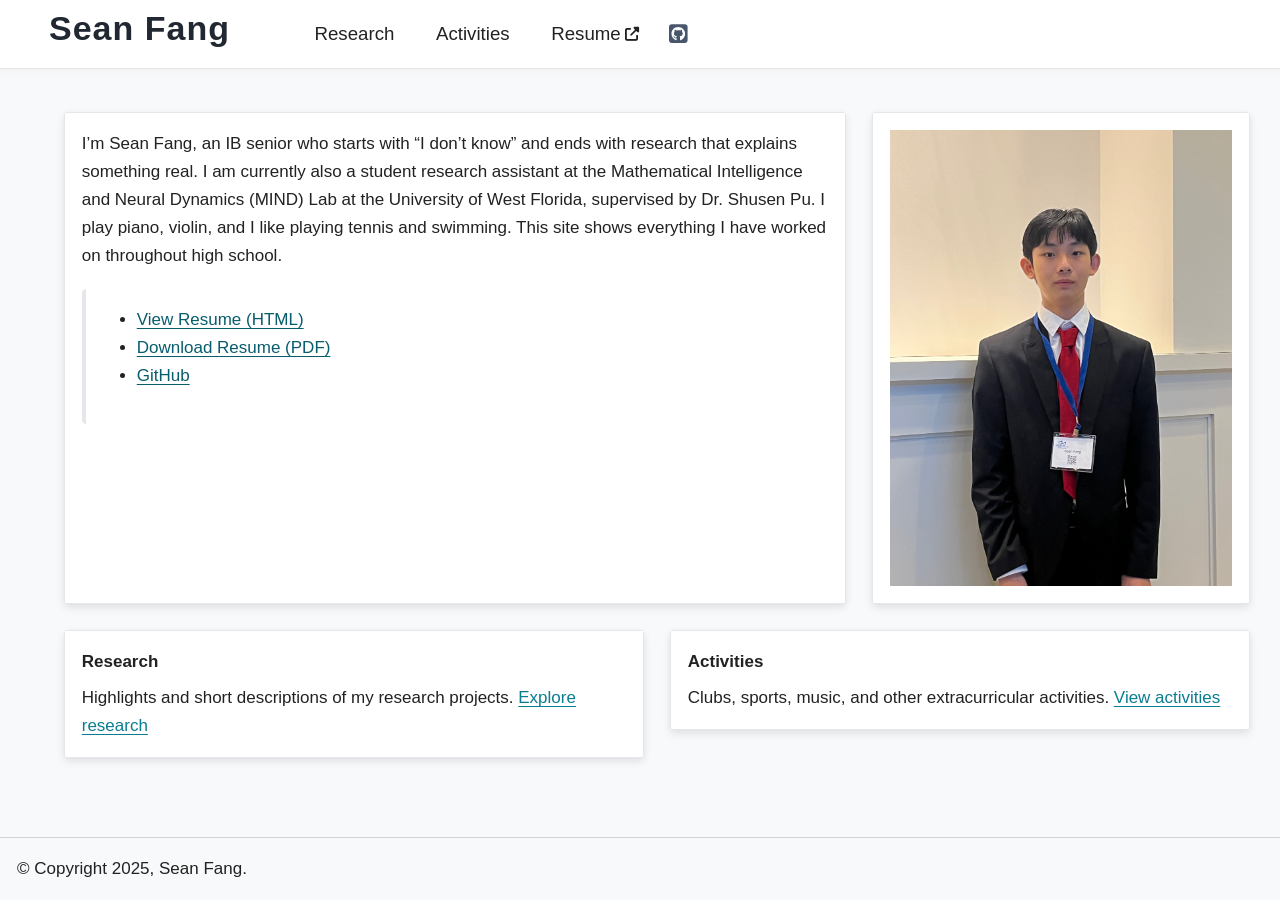
<file: index.html>
<!DOCTYPE html>


<html lang="en" data-content_root="./" >

  <head>
    <meta charset="utf-8" />
    <meta name="viewport" content="width=device-width, initial-scale=1.0" /><meta name="viewport" content="width=device-width, initial-scale=1" />

    <title>My Portfolio &#8212; Sean Fang&#39;s Portfolio Website</title>
  
  
  
  <script data-cfasync="false">
    document.documentElement.dataset.mode = localStorage.getItem("mode") || "";
    document.documentElement.dataset.theme = localStorage.getItem("theme") || "";
  </script>
  <!--
    this give us a css class that will be invisible only if js is disabled
  -->
  <noscript>
    <style>
      .pst-js-only { display: none !important; }

    </style>
  </noscript>
  
  <!-- Loaded before other Sphinx assets -->
  <link href="_static/styles/theme.css?digest=8878045cc6db502f8baf" rel="stylesheet" />
<link href="_static/styles/pydata-sphinx-theme.css?digest=8878045cc6db502f8baf" rel="stylesheet" />

    <link rel="stylesheet" type="text/css" href="_static/pygments.css?v=8f2a1f02" />
    <link rel="stylesheet" type="text/css" href="_static/sphinx-design.min.css?v=95c83b7e" />
    <link rel="stylesheet" type="text/css" href="_static/custom.css?v=ccaf3498" />
  
  <!-- So that users can add custom icons -->
  <script src="_static/scripts/fontawesome.js?digest=8878045cc6db502f8baf"></script>
  <!-- Pre-loaded scripts that we'll load fully later -->
  <link rel="preload" as="script" href="_static/scripts/bootstrap.js?digest=8878045cc6db502f8baf" />
<link rel="preload" as="script" href="_static/scripts/pydata-sphinx-theme.js?digest=8878045cc6db502f8baf" />

    <script src="_static/documentation_options.js?v=5929fcd5"></script>
    <script src="_static/doctools.js?v=9bcbadda"></script>
    <script src="_static/sphinx_highlight.js?v=dc90522c"></script>
    <script src="_static/design-tabs.js?v=f930bc37"></script>
    <script>DOCUMENTATION_OPTIONS.pagename = 'index';</script>
    <script src="_static/force-light.js?v=691a2fca"></script>
    <link rel="index" title="Index" href="genindex.html" />
    <link rel="search" title="Search" href="search.html" />
    <link rel="next" title="Research" href="research/index.html" />
  <meta name="viewport" content="width=device-width, initial-scale=1"/>
  <meta name="docsearch:language" content="en"/>
  <meta name="docsearch:version" content="" />
  </head>
  
  
  <body data-bs-spy="scroll" data-bs-target=".bd-toc-nav" data-offset="180" data-bs-root-margin="0px 0px -60%" data-default-mode="">

  
  
  <div id="pst-skip-link" class="skip-link d-print-none"><a href="#main-content">Skip to main content</a></div>
  
  <div id="pst-scroll-pixel-helper"></div>
  
  <button type="button" class="btn rounded-pill" id="pst-back-to-top">
    <i class="fa-solid fa-arrow-up"></i>Back to top</button>

  
  <dialog id="pst-search-dialog">
    
<form class="bd-search d-flex align-items-center"
      action="search.html"
      method="get">
  <i class="fa-solid fa-magnifying-glass"></i>
  <input type="search"
         class="form-control"
         name="q"
         placeholder="Search the docs ..."
         aria-label="Search the docs ..."
         autocomplete="off"
         autocorrect="off"
         autocapitalize="off"
         spellcheck="false"/>
  <span class="search-button__kbd-shortcut"><kbd class="kbd-shortcut__modifier">Ctrl</kbd>+<kbd>K</kbd></span>
</form>
  </dialog>

  <div class="pst-async-banner-revealer d-none">
  <aside id="bd-header-version-warning" class="d-none d-print-none" aria-label="Version warning"></aside>
</div>

  
    <header class="bd-header navbar navbar-expand-lg bd-navbar d-print-none">
<div class="bd-header__inner bd-page-width">
  <button class="pst-navbar-icon sidebar-toggle primary-toggle" aria-label="Site navigation">
    <span class="fa-solid fa-bars"></span>
  </button>
  
  
  <div class=" navbar-header-items__start">
    
      <div class="navbar-item">

  
    
  

<a class="navbar-brand logo" href="#">
  
  
  
  
  
  
    <p class="title logo__title">Sean Fang</p>
  
</a></div>
    
  </div>
  
  <div class=" navbar-header-items">
    
    
    <div class="navbar-header-items__end">
      
      
        <div class="navbar-item">
<nav>
  <ul class="bd-navbar-elements navbar-nav">
    
<li class="nav-item ">
  <a class="nav-link nav-internal" href="research/index.html">
    Research
  </a>
</li>


<li class="nav-item ">
  <a class="nav-link nav-internal" href="activities.html">
    Activities
  </a>
</li>


<li class="nav-item ">
  <a class="nav-link nav-external" href="/_static/sean-resume-2col.html">
    Resume
  </a>
</li>

  </ul>
</nav></div>
      
        <div class="navbar-item"><ul class="navbar-icon-links"
    aria-label="Icon Links">
        <li class="nav-item">
          
          
          
          
          
          
          
          
          <a href="https://github.com/seanfang08" title="GitHub" class="nav-link pst-navbar-icon" rel="noopener" target="_blank" data-bs-toggle="tooltip" data-bs-placement="bottom"><i class="fab fa-github-square fa-lg" aria-hidden="true"></i>
            <span class="sr-only">GitHub</span></a>
        </li>
</ul></div>
      
    </div>
    
  </div>
  
  

  
</div>

    </header>
  

  <div class="bd-container">
    <div class="bd-container__inner bd-page-width">
      
      
      
        
      
      <dialog id="pst-primary-sidebar-modal"></dialog>
      <div id="pst-primary-sidebar" class="bd-sidebar-primary bd-sidebar hide-on-wide">
        

  
  <div class="sidebar-header-items sidebar-primary__section">
    
    
    
    
      <div class="sidebar-header-items__end">
        
          <div class="navbar-item">
<nav>
  <ul class="bd-navbar-elements navbar-nav">
    
<li class="nav-item ">
  <a class="nav-link nav-internal" href="research/index.html">
    Research
  </a>
</li>


<li class="nav-item ">
  <a class="nav-link nav-internal" href="activities.html">
    Activities
  </a>
</li>


<li class="nav-item ">
  <a class="nav-link nav-external" href="/_static/sean-resume-2col.html">
    Resume
  </a>
</li>

  </ul>
</nav></div>
        
          <div class="navbar-item"><ul class="navbar-icon-links"
    aria-label="Icon Links">
        <li class="nav-item">
          
          
          
          
          
          
          
          
          <a href="https://github.com/seanfang08" title="GitHub" class="nav-link pst-navbar-icon" rel="noopener" target="_blank" data-bs-toggle="tooltip" data-bs-placement="bottom"><i class="fab fa-github-square fa-lg" aria-hidden="true"></i>
            <span class="sr-only">GitHub</span></a>
        </li>
</ul></div>
        
      </div>
    
  </div>
  
  
  <div class="sidebar-primary-items__end sidebar-primary__section">
      <div class="sidebar-primary-item">
<div id="ethical-ad-placement"
      class="flat"
      data-ea-publisher="readthedocs"
      data-ea-type="readthedocs-sidebar"
      data-ea-manual="true">
</div></div>
  </div>


      </div>
      
      <main id="main-content" class="bd-main" role="main">
        
        
          <div class="bd-content">
            <div class="bd-article-container">
              
              <div class="bd-header-article d-print-none"></div>
              
              
              
                
<div id="searchbox"></div>
                <article class="bd-article">
                  
  <div style="height: 0; visibility: hidden; overflow: hidden;"><section id="my-portfolio">
<h1>My Portfolio<a class="headerlink" href="#my-portfolio" title="Link to this heading">#</a></h1>
</div><div class="toctree-wrapper compound">
</div>
<div class="sd-container-fluid sd-sphinx-override sd-mb-4 docutils">
<div class="sd-row sd-row-cols-1 sd-row-cols-xs-1 sd-row-cols-sm-2 sd-row-cols-md-2 sd-row-cols-lg-2 docutils">
<div class="sd-col sd-d-flex-row sd-col-12 sd-col-xs-12 sd-col-sm-8 sd-col-md-8 sd-col-lg-8 docutils">
<div class="sd-card sd-sphinx-override sd-w-100 sd-shadow-sm docutils">
<div class="sd-card-body docutils">
<p class="sd-card-text">I’m Sean Fang, an IB senior who starts with “I don’t know” and
ends with research that explains something real. I am currently also a
student research assistant at the Mathematical Intelligence and Neural
Dynamics (MIND) Lab at the University of West Florida, supervised by Dr.
Shusen Pu. I play piano, violin, and I like playing tennis and swimming. 
This site shows everything I have worked on throughout high school.</p>
<blockquote>
<div><ul>
  <li><a href="_static/sean-resume-2col.html" target="_blank">View Resume (HTML)</a></li>
  <li><a href="_static/sean-resume.pdf" target="_blank">Download Resume (PDF)</a></li>
  <li><a href="https://github.com/seanfang08" target="_blank">GitHub</a></li>
</ul></div></blockquote>
</div>
</div>
</div>
<div class="sd-col sd-d-flex-row sd-col-12 sd-col-xs-12 sd-col-sm-4 sd-col-md-4 sd-col-lg-4 docutils">
<div class="sd-card sd-sphinx-override sd-w-100 sd-shadow-sm docutils">
<div class="sd-card-body docutils">
<img alt="Profile Picture" src="_images/sean-profile.jpeg" style="width: 100%;" />
</div>
</div>
</div>
</div>
</div>
<div class="sd-container-fluid sd-sphinx-override sd-mb-4 docutils">
<div class="sd-row sd-row-cols-1 sd-row-cols-xs-1 sd-row-cols-sm-2 sd-row-cols-md-2 sd-row-cols-lg-2 docutils">
<div class="sd-col sd-d-flex-column sd-col-12 sd-col-xs-12 sd-col-sm-6 sd-col-md-6 sd-col-lg-6 docutils">
<div class="sd-card sd-sphinx-override sd-mb-3 sd-shadow-sm docutils">
<div class="sd-card-body docutils">
<div class="sd-card-title sd-font-weight-bold docutils">
Research</div>
<p class="sd-card-text">Highlights and short descriptions of my research projects.
<a class="reference internal" href="research/index.html"><span class="doc">Explore research</span></a></p>
</div>
</div>
</div>
<div class="sd-col sd-d-flex-column sd-col-12 sd-col-xs-12 sd-col-sm-6 sd-col-md-6 sd-col-lg-6 docutils">
<div class="sd-card sd-sphinx-override sd-mb-3 sd-shadow-sm docutils">
<div class="sd-card-body docutils">
<div class="sd-card-title sd-font-weight-bold docutils">
Activities</div>
<p class="sd-card-text">Clubs, sports, music, and other extracurricular activities. <a class="reference internal" href="activities.html"><span class="doc">View
activities</span></a></p>
</div>
</div>
</div>
</div>
</div>
</section>


                </article>
              
              
              
              
              
            </div>
            
            
              
            
          </div>
          <footer class="bd-footer-content">
            
          </footer>
        
      </main>
    </div>
  </div>
  
  <!-- Scripts loaded after <body> so the DOM is not blocked -->
  <script defer src="_static/scripts/bootstrap.js?digest=8878045cc6db502f8baf"></script>
<script defer src="_static/scripts/pydata-sphinx-theme.js?digest=8878045cc6db502f8baf"></script>

  <footer class="bd-footer">
<div class="bd-footer__inner bd-page-width">
  
    <div class="footer-items__start">
      
        <div class="footer-item">

  <p class="copyright">
    
      © Copyright 2025, Sean Fang.
      <br/>
    
  </p>
</div>
      
    </div>
  
  
  
</div>

  </footer>
  </body>
</html>
</file>
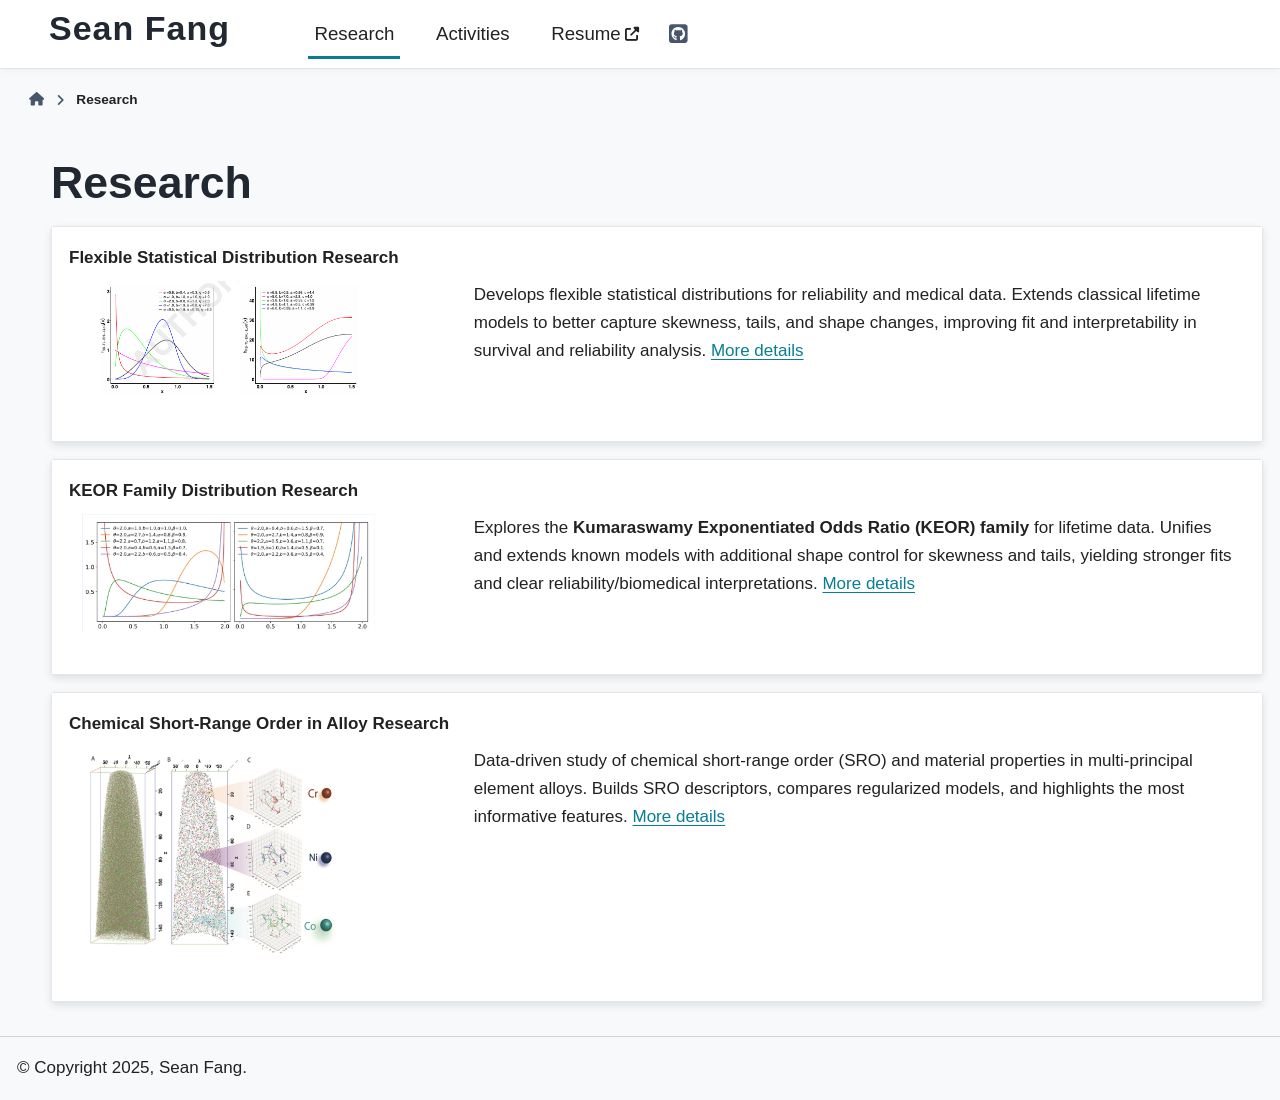
<file: research/index.html>
<!DOCTYPE html>


<html lang="en" data-content_root="../" >

  <head>
    <meta charset="utf-8" />
    <meta name="viewport" content="width=device-width, initial-scale=1.0" /><meta name="viewport" content="width=device-width, initial-scale=1" />

    <title>Research &#8212; Sean Fang&#39;s Portfolio Website</title>
  
  
  
  <script data-cfasync="false">
    document.documentElement.dataset.mode = localStorage.getItem("mode") || "";
    document.documentElement.dataset.theme = localStorage.getItem("theme") || "";
  </script>
  <!--
    this give us a css class that will be invisible only if js is disabled
  -->
  <noscript>
    <style>
      .pst-js-only { display: none !important; }

    </style>
  </noscript>
  
  <!-- Loaded before other Sphinx assets -->
  <link href="../_static/styles/theme.css?digest=8878045cc6db502f8baf" rel="stylesheet" />
<link href="../_static/styles/pydata-sphinx-theme.css?digest=8878045cc6db502f8baf" rel="stylesheet" />

    <link rel="stylesheet" type="text/css" href="../_static/pygments.css?v=8f2a1f02" />
    <link rel="stylesheet" type="text/css" href="../_static/sphinx-design.min.css?v=95c83b7e" />
    <link rel="stylesheet" type="text/css" href="../_static/custom.css?v=ccaf3498" />
  
  <!-- So that users can add custom icons -->
  <script src="../_static/scripts/fontawesome.js?digest=8878045cc6db502f8baf"></script>
  <!-- Pre-loaded scripts that we'll load fully later -->
  <link rel="preload" as="script" href="../_static/scripts/bootstrap.js?digest=8878045cc6db502f8baf" />
<link rel="preload" as="script" href="../_static/scripts/pydata-sphinx-theme.js?digest=8878045cc6db502f8baf" />

    <script src="../_static/documentation_options.js?v=5929fcd5"></script>
    <script src="../_static/doctools.js?v=9bcbadda"></script>
    <script src="../_static/sphinx_highlight.js?v=dc90522c"></script>
    <script src="../_static/design-tabs.js?v=f930bc37"></script>
    <script>DOCUMENTATION_OPTIONS.pagename = 'research/index';</script>
    <script src="../_static/force-light.js?v=691a2fca"></script>
    <link rel="index" title="Index" href="../genindex.html" />
    <link rel="search" title="Search" href="../search.html" />
    <link rel="next" title="Activities" href="../activities.html" />
    <link rel="prev" title="My Portfolio" href="../index.html" />
  <meta name="viewport" content="width=device-width, initial-scale=1"/>
  <meta name="docsearch:language" content="en"/>
  <meta name="docsearch:version" content="" />
  </head>
  
  
  <body data-bs-spy="scroll" data-bs-target=".bd-toc-nav" data-offset="180" data-bs-root-margin="0px 0px -60%" data-default-mode="">

  
  
  <div id="pst-skip-link" class="skip-link d-print-none"><a href="#main-content">Skip to main content</a></div>
  
  <div id="pst-scroll-pixel-helper"></div>
  
  <button type="button" class="btn rounded-pill" id="pst-back-to-top">
    <i class="fa-solid fa-arrow-up"></i>Back to top</button>

  
  <dialog id="pst-search-dialog">
    
<form class="bd-search d-flex align-items-center"
      action="../search.html"
      method="get">
  <i class="fa-solid fa-magnifying-glass"></i>
  <input type="search"
         class="form-control"
         name="q"
         placeholder="Search the docs ..."
         aria-label="Search the docs ..."
         autocomplete="off"
         autocorrect="off"
         autocapitalize="off"
         spellcheck="false"/>
  <span class="search-button__kbd-shortcut"><kbd class="kbd-shortcut__modifier">Ctrl</kbd>+<kbd>K</kbd></span>
</form>
  </dialog>

  <div class="pst-async-banner-revealer d-none">
  <aside id="bd-header-version-warning" class="d-none d-print-none" aria-label="Version warning"></aside>
</div>

  
    <header class="bd-header navbar navbar-expand-lg bd-navbar d-print-none">
<div class="bd-header__inner bd-page-width">
  <button class="pst-navbar-icon sidebar-toggle primary-toggle" aria-label="Site navigation">
    <span class="fa-solid fa-bars"></span>
  </button>
  
  
  <div class=" navbar-header-items__start">
    
      <div class="navbar-item">

  
    
  

<a class="navbar-brand logo" href="../index.html">
  
  
  
  
  
  
    <p class="title logo__title">Sean Fang</p>
  
</a></div>
    
  </div>
  
  <div class=" navbar-header-items">
    
    
    <div class="navbar-header-items__end">
      
      
        <div class="navbar-item">
<nav>
  <ul class="bd-navbar-elements navbar-nav">
    
<li class="nav-item current active">
  <a class="nav-link nav-internal" href="#">
    Research
  </a>
</li>


<li class="nav-item ">
  <a class="nav-link nav-internal" href="../activities.html">
    Activities
  </a>
</li>


<li class="nav-item ">
  <a class="nav-link nav-external" href="/_static/sean-resume-2col.html">
    Resume
  </a>
</li>

  </ul>
</nav></div>
      
        <div class="navbar-item"><ul class="navbar-icon-links"
    aria-label="Icon Links">
        <li class="nav-item">
          
          
          
          
          
          
          
          
          <a href="https://github.com/seanfang08" title="GitHub" class="nav-link pst-navbar-icon" rel="noopener" target="_blank" data-bs-toggle="tooltip" data-bs-placement="bottom"><i class="fab fa-github-square fa-lg" aria-hidden="true"></i>
            <span class="sr-only">GitHub</span></a>
        </li>
</ul></div>
      
    </div>
    
  </div>
  
  

  
</div>

    </header>
  

  <div class="bd-container">
    <div class="bd-container__inner bd-page-width">
      
      
      
      <dialog id="pst-primary-sidebar-modal"></dialog>
      <div id="pst-primary-sidebar" class="bd-sidebar-primary bd-sidebar hide-on-wide">
        

  
  <div class="sidebar-header-items sidebar-primary__section">
    
    
    
    
      <div class="sidebar-header-items__end">
        
          <div class="navbar-item">
<nav>
  <ul class="bd-navbar-elements navbar-nav">
    
<li class="nav-item current active">
  <a class="nav-link nav-internal" href="#">
    Research
  </a>
</li>


<li class="nav-item ">
  <a class="nav-link nav-internal" href="../activities.html">
    Activities
  </a>
</li>


<li class="nav-item ">
  <a class="nav-link nav-external" href="/_static/sean-resume-2col.html">
    Resume
  </a>
</li>

  </ul>
</nav></div>
        
          <div class="navbar-item"><ul class="navbar-icon-links"
    aria-label="Icon Links">
        <li class="nav-item">
          
          
          
          
          
          
          
          
          <a href="https://github.com/seanfang08" title="GitHub" class="nav-link pst-navbar-icon" rel="noopener" target="_blank" data-bs-toggle="tooltip" data-bs-placement="bottom"><i class="fab fa-github-square fa-lg" aria-hidden="true"></i>
            <span class="sr-only">GitHub</span></a>
        </li>
</ul></div>
        
      </div>
    
  </div>
  
  
  <div class="sidebar-primary-items__end sidebar-primary__section">
      <div class="sidebar-primary-item">
<div id="ethical-ad-placement"
      class="flat"
      data-ea-publisher="readthedocs"
      data-ea-type="readthedocs-sidebar"
      data-ea-manual="true">
</div></div>
  </div>


      </div>
      
      <main id="main-content" class="bd-main" role="main">
        
        
          <div class="bd-content">
            <div class="bd-article-container">
              
              <div class="bd-header-article d-print-none">
<div class="header-article-items header-article__inner">
  
    <div class="header-article-items__start">
      
        <div class="header-article-item">

<nav aria-label="Breadcrumb" class="d-print-none">
  <ul class="bd-breadcrumbs">
    
    <li class="breadcrumb-item breadcrumb-home">
      <a href="../index.html" class="nav-link" aria-label="Home">
        <i class="fa-solid fa-home"></i>
      </a>
    </li>
    <li class="breadcrumb-item active" aria-current="page"><span class="ellipsis">Research</span></li>
  </ul>
</nav>
</div>
      
    </div>
  
  
</div>
</div>
              
              
              
                
<div id="searchbox"></div>
                <article class="bd-article">
                  
  <section id="research">
<h1>Research<a class="headerlink" href="#research" title="Link to this heading">#</a></h1>
<div class="sd-card sd-sphinx-override sd-mb-3 sd-shadow-sm docutils">
<div class="sd-card-body docutils">
<div class="sd-card-title sd-font-weight-bold docutils">
Flexible Statistical Distribution Research</div>
<div class="sd-container-fluid sd-sphinx-override sd-mb-4 docutils">
<div class="sd-row sd-row-cols-2 sd-row-cols-xs-2 sd-row-cols-sm-2 sd-row-cols-md-2 sd-row-cols-lg-2 docutils">
<div class="sd-col sd-d-flex-column sd-col-12 sd-col-xs-12 sd-col-sm-4 sd-col-md-4 sd-col-lg-4 docutils">
<img alt="Project 1" src="../_images/p1-pdf.png" style="width: 80%;" />
</div>
<div class="sd-col sd-d-flex-column sd-col-12 sd-col-xs-12 sd-col-sm-8 sd-col-md-8 sd-col-lg-8 docutils">
<p class="sd-card-text">Develops flexible statistical distributions for reliability and medical
data. Extends classical lifetime models to better capture skewness,
tails, and shape changes, improving fit and interpretability in survival
and reliability analysis. <a class="reference internal" href="project1.html"><span class="doc">More details</span></a></p>
</div>
</div>
</div>
</div>
</div>
<div class="sd-card sd-sphinx-override sd-mb-3 sd-shadow-sm docutils">
<div class="sd-card-body docutils">
<div class="sd-card-title sd-font-weight-bold docutils">
KEOR Family Distribution Research</div>
<div class="sd-container-fluid sd-sphinx-override sd-mb-4 docutils">
<div class="sd-row sd-row-cols-2 sd-row-cols-xs-2 sd-row-cols-sm-2 sd-row-cols-md-2 sd-row-cols-lg-2 docutils">
<div class="sd-col sd-d-flex-column sd-col-12 sd-col-xs-12 sd-col-sm-4 sd-col-md-4 sd-col-lg-4 docutils">
<img alt="Project 2" src="../_images/p2-pdf.png" style="width: 80%;" />
</div>
<div class="sd-col sd-d-flex-column sd-col-12 sd-col-xs-12 sd-col-sm-8 sd-col-md-8 sd-col-lg-8 docutils">
<p class="sd-card-text">Explores the <strong>Kumaraswamy Exponentiated Odds Ratio (KEOR) family</strong> for
lifetime data. Unifies and extends known models with additional shape
control for skewness and tails, yielding stronger fits and clear
reliability/biomedical interpretations. <a class="reference internal" href="project2.html"><span class="doc">More details</span></a></p>
</div>
</div>
</div>
</div>
</div>
<div class="sd-card sd-sphinx-override sd-mb-3 sd-shadow-sm docutils">
<div class="sd-card-body docutils">
<div class="sd-card-title sd-font-weight-bold docutils">
Chemical Short-Range Order in Alloy Research</div>
<div class="sd-container-fluid sd-sphinx-override sd-mb-4 docutils">
<div class="sd-row sd-row-cols-2 sd-row-cols-xs-2 sd-row-cols-sm-2 sd-row-cols-md-2 sd-row-cols-lg-2 docutils">
<div class="sd-col sd-d-flex-column sd-col-12 sd-col-xs-12 sd-col-sm-4 sd-col-md-4 sd-col-lg-4 docutils">
<img alt="Project 2" src="../_images/alloy.png" style="width: 70%;" />
</div>
<div class="sd-col sd-d-flex-column sd-col-12 sd-col-xs-12 sd-col-sm-8 sd-col-md-8 sd-col-lg-8 docutils">
<p class="sd-card-text">Data-driven study of chemical short-range order (SRO) and material
properties in multi-principal element alloys. Builds SRO descriptors,
compares regularized models, and highlights the most informative
features. <a class="reference internal" href="project3.html"><span class="doc">More details</span></a></p>
</div>
</div>
</div>
</div>
</div>
</section>


                </article>
              
              
              
              
              
            </div>
            
            
              
            
          </div>
          <footer class="bd-footer-content">
            
          </footer>
        
      </main>
    </div>
  </div>
  
  <!-- Scripts loaded after <body> so the DOM is not blocked -->
  <script defer src="../_static/scripts/bootstrap.js?digest=8878045cc6db502f8baf"></script>
<script defer src="../_static/scripts/pydata-sphinx-theme.js?digest=8878045cc6db502f8baf"></script>

  <footer class="bd-footer">
<div class="bd-footer__inner bd-page-width">
  
    <div class="footer-items__start">
      
        <div class="footer-item">

  <p class="copyright">
    
      © Copyright 2025, Sean Fang.
      <br/>
    
  </p>
</div>
      
    </div>
  
  
  
</div>

  </footer>
  </body>
</html>
</file>
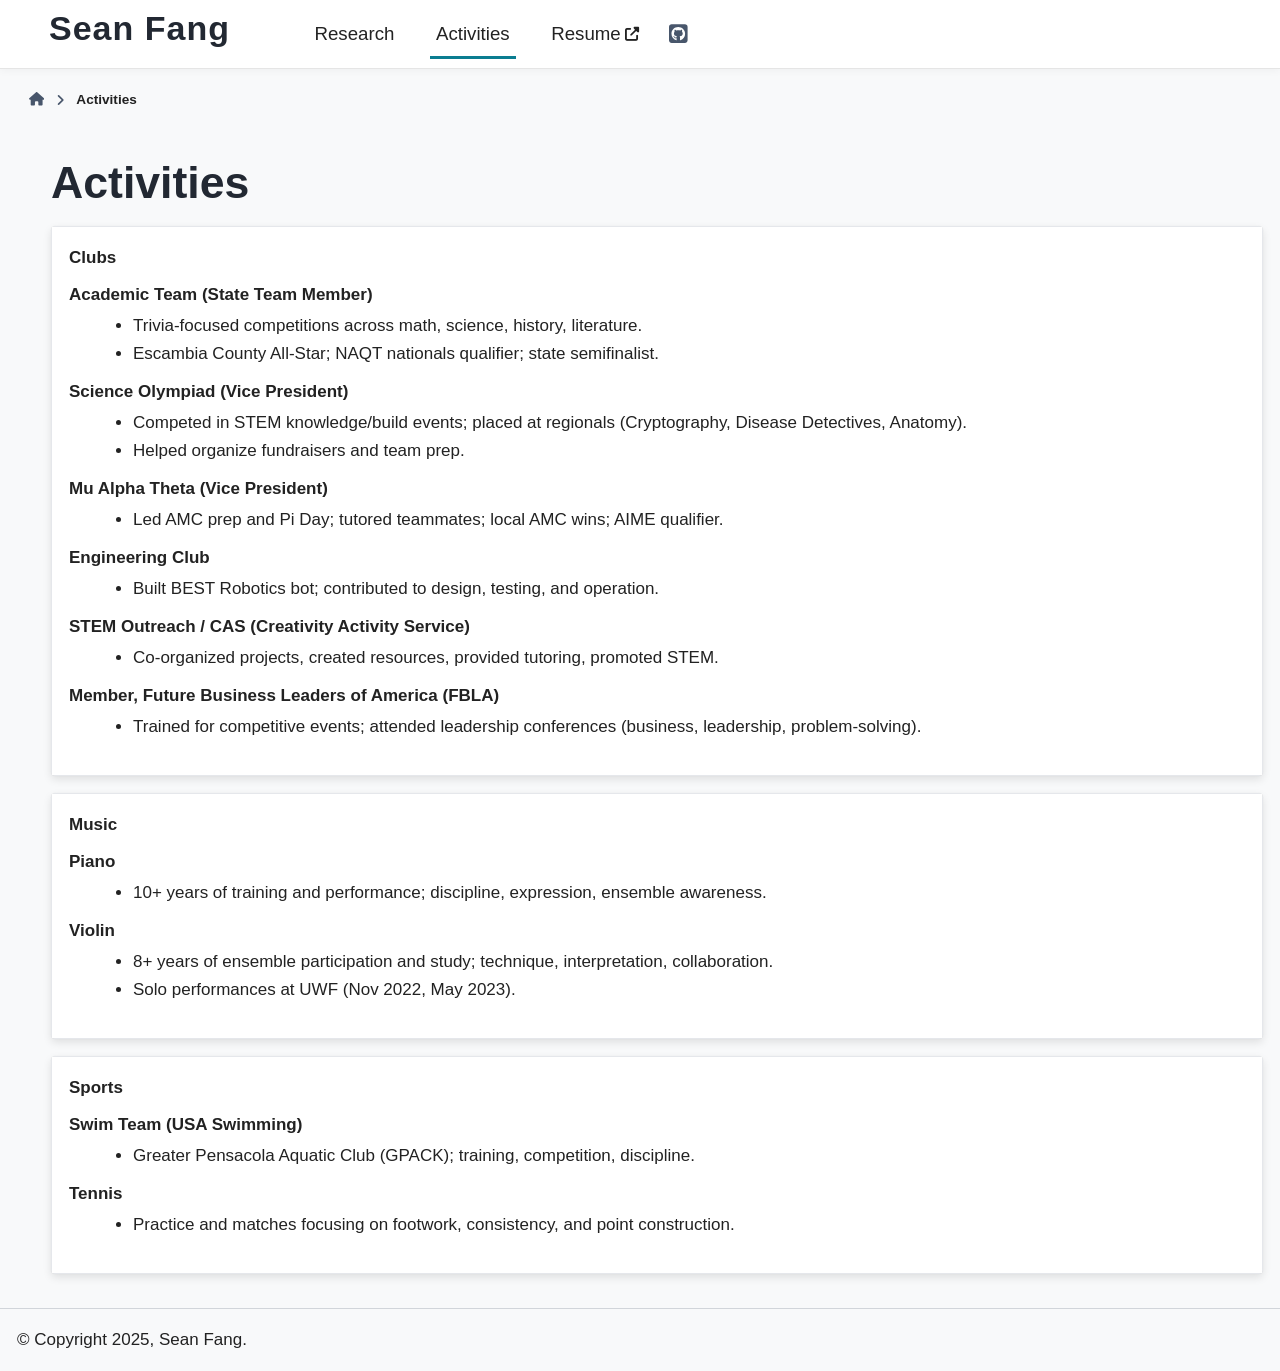
<file: activities.html>
<!DOCTYPE html>


<html lang="en" data-content_root="./" >

  <head>
    <meta charset="utf-8" />
    <meta name="viewport" content="width=device-width, initial-scale=1.0" /><meta name="viewport" content="width=device-width, initial-scale=1" />

    <title>Activities &#8212; Sean Fang&#39;s Portfolio Website</title>
  
  
  
  <script data-cfasync="false">
    document.documentElement.dataset.mode = localStorage.getItem("mode") || "";
    document.documentElement.dataset.theme = localStorage.getItem("theme") || "";
  </script>
  <!--
    this give us a css class that will be invisible only if js is disabled
  -->
  <noscript>
    <style>
      .pst-js-only { display: none !important; }

    </style>
  </noscript>
  
  <!-- Loaded before other Sphinx assets -->
  <link href="_static/styles/theme.css?digest=8878045cc6db502f8baf" rel="stylesheet" />
<link href="_static/styles/pydata-sphinx-theme.css?digest=8878045cc6db502f8baf" rel="stylesheet" />

    <link rel="stylesheet" type="text/css" href="_static/pygments.css?v=8f2a1f02" />
    <link rel="stylesheet" type="text/css" href="_static/sphinx-design.min.css?v=95c83b7e" />
    <link rel="stylesheet" type="text/css" href="_static/custom.css?v=ccaf3498" />
  
  <!-- So that users can add custom icons -->
  <script src="_static/scripts/fontawesome.js?digest=8878045cc6db502f8baf"></script>
  <!-- Pre-loaded scripts that we'll load fully later -->
  <link rel="preload" as="script" href="_static/scripts/bootstrap.js?digest=8878045cc6db502f8baf" />
<link rel="preload" as="script" href="_static/scripts/pydata-sphinx-theme.js?digest=8878045cc6db502f8baf" />

    <script src="_static/documentation_options.js?v=5929fcd5"></script>
    <script src="_static/doctools.js?v=9bcbadda"></script>
    <script src="_static/sphinx_highlight.js?v=dc90522c"></script>
    <script src="_static/design-tabs.js?v=f930bc37"></script>
    <script>DOCUMENTATION_OPTIONS.pagename = 'activities';</script>
    <script src="_static/force-light.js?v=691a2fca"></script>
    <link rel="index" title="Index" href="genindex.html" />
    <link rel="search" title="Search" href="search.html" />
    <link rel="prev" title="Research" href="research/index.html" />
  <meta name="viewport" content="width=device-width, initial-scale=1"/>
  <meta name="docsearch:language" content="en"/>
  <meta name="docsearch:version" content="" />
  </head>
  
  
  <body data-bs-spy="scroll" data-bs-target=".bd-toc-nav" data-offset="180" data-bs-root-margin="0px 0px -60%" data-default-mode="">

  
  
  <div id="pst-skip-link" class="skip-link d-print-none"><a href="#main-content">Skip to main content</a></div>
  
  <div id="pst-scroll-pixel-helper"></div>
  
  <button type="button" class="btn rounded-pill" id="pst-back-to-top">
    <i class="fa-solid fa-arrow-up"></i>Back to top</button>

  
  <dialog id="pst-search-dialog">
    
<form class="bd-search d-flex align-items-center"
      action="search.html"
      method="get">
  <i class="fa-solid fa-magnifying-glass"></i>
  <input type="search"
         class="form-control"
         name="q"
         placeholder="Search the docs ..."
         aria-label="Search the docs ..."
         autocomplete="off"
         autocorrect="off"
         autocapitalize="off"
         spellcheck="false"/>
  <span class="search-button__kbd-shortcut"><kbd class="kbd-shortcut__modifier">Ctrl</kbd>+<kbd>K</kbd></span>
</form>
  </dialog>

  <div class="pst-async-banner-revealer d-none">
  <aside id="bd-header-version-warning" class="d-none d-print-none" aria-label="Version warning"></aside>
</div>

  
    <header class="bd-header navbar navbar-expand-lg bd-navbar d-print-none">
<div class="bd-header__inner bd-page-width">
  <button class="pst-navbar-icon sidebar-toggle primary-toggle" aria-label="Site navigation">
    <span class="fa-solid fa-bars"></span>
  </button>
  
  
  <div class=" navbar-header-items__start">
    
      <div class="navbar-item">

  
    
  

<a class="navbar-brand logo" href="index.html">
  
  
  
  
  
  
    <p class="title logo__title">Sean Fang</p>
  
</a></div>
    
  </div>
  
  <div class=" navbar-header-items">
    
    
    <div class="navbar-header-items__end">
      
      
        <div class="navbar-item">
<nav>
  <ul class="bd-navbar-elements navbar-nav">
    
<li class="nav-item ">
  <a class="nav-link nav-internal" href="research/index.html">
    Research
  </a>
</li>


<li class="nav-item current active">
  <a class="nav-link nav-internal" href="#">
    Activities
  </a>
</li>


<li class="nav-item ">
  <a class="nav-link nav-external" href="/_static/sean-resume-2col.html">
    Resume
  </a>
</li>

  </ul>
</nav></div>
      
        <div class="navbar-item"><ul class="navbar-icon-links"
    aria-label="Icon Links">
        <li class="nav-item">
          
          
          
          
          
          
          
          
          <a href="https://github.com/seanfang08" title="GitHub" class="nav-link pst-navbar-icon" rel="noopener" target="_blank" data-bs-toggle="tooltip" data-bs-placement="bottom"><i class="fab fa-github-square fa-lg" aria-hidden="true"></i>
            <span class="sr-only">GitHub</span></a>
        </li>
</ul></div>
      
    </div>
    
  </div>
  
  

  
</div>

    </header>
  

  <div class="bd-container">
    <div class="bd-container__inner bd-page-width">
      
      
      
      <dialog id="pst-primary-sidebar-modal"></dialog>
      <div id="pst-primary-sidebar" class="bd-sidebar-primary bd-sidebar hide-on-wide">
        

  
  <div class="sidebar-header-items sidebar-primary__section">
    
    
    
    
      <div class="sidebar-header-items__end">
        
          <div class="navbar-item">
<nav>
  <ul class="bd-navbar-elements navbar-nav">
    
<li class="nav-item ">
  <a class="nav-link nav-internal" href="research/index.html">
    Research
  </a>
</li>


<li class="nav-item current active">
  <a class="nav-link nav-internal" href="#">
    Activities
  </a>
</li>


<li class="nav-item ">
  <a class="nav-link nav-external" href="/_static/sean-resume-2col.html">
    Resume
  </a>
</li>

  </ul>
</nav></div>
        
          <div class="navbar-item"><ul class="navbar-icon-links"
    aria-label="Icon Links">
        <li class="nav-item">
          
          
          
          
          
          
          
          
          <a href="https://github.com/seanfang08" title="GitHub" class="nav-link pst-navbar-icon" rel="noopener" target="_blank" data-bs-toggle="tooltip" data-bs-placement="bottom"><i class="fab fa-github-square fa-lg" aria-hidden="true"></i>
            <span class="sr-only">GitHub</span></a>
        </li>
</ul></div>
        
      </div>
    
  </div>
  
  
  <div class="sidebar-primary-items__end sidebar-primary__section">
      <div class="sidebar-primary-item">
<div id="ethical-ad-placement"
      class="flat"
      data-ea-publisher="readthedocs"
      data-ea-type="readthedocs-sidebar"
      data-ea-manual="true">
</div></div>
  </div>


      </div>
      
      <main id="main-content" class="bd-main" role="main">
        
        
          <div class="bd-content">
            <div class="bd-article-container">
              
              <div class="bd-header-article d-print-none">
<div class="header-article-items header-article__inner">
  
    <div class="header-article-items__start">
      
        <div class="header-article-item">

<nav aria-label="Breadcrumb" class="d-print-none">
  <ul class="bd-breadcrumbs">
    
    <li class="breadcrumb-item breadcrumb-home">
      <a href="index.html" class="nav-link" aria-label="Home">
        <i class="fa-solid fa-home"></i>
      </a>
    </li>
    <li class="breadcrumb-item active" aria-current="page"><span class="ellipsis">Activities</span></li>
  </ul>
</nav>
</div>
      
    </div>
  
  
</div>
</div>
              
              
              
                
<div id="searchbox"></div>
                <article class="bd-article">
                  
  <section id="activities">
<h1>Activities<a class="headerlink" href="#activities" title="Link to this heading">#</a></h1>
<div class="sd-card sd-sphinx-override sd-mb-3 sd-shadow-sm docutils">
<div class="sd-card-body docutils">
<div class="sd-card-title sd-font-weight-bold docutils">
Clubs</div>
<dl class="simple">
<dt><strong>Academic Team (State Team Member)</strong></dt><dd><ul class="simple">
<li><p class="sd-card-text">Trivia-focused competitions across math, science, history, literature.</p></li>
<li><p class="sd-card-text">Escambia County All-Star; NAQT nationals qualifier; state semifinalist.</p></li>
</ul>
</dd>
<dt><strong>Science Olympiad (Vice President)</strong></dt><dd><ul class="simple">
<li><p class="sd-card-text">Competed in STEM knowledge/build events; placed at regionals (Cryptography, Disease Detectives, Anatomy).</p></li>
<li><p class="sd-card-text">Helped organize fundraisers and team prep.</p></li>
</ul>
</dd>
<dt><strong>Mu Alpha Theta (Vice President)</strong></dt><dd><ul class="simple">
<li><p class="sd-card-text">Led AMC prep and Pi Day; tutored teammates; local AMC wins; AIME qualifier.</p></li>
</ul>
</dd>
<dt><strong>Engineering Club</strong></dt><dd><ul class="simple">
<li><p class="sd-card-text">Built BEST Robotics bot; contributed to design, testing, and operation.</p></li>
</ul>
</dd>
<dt><strong>STEM Outreach / CAS (Creativity Activity Service)</strong></dt><dd><ul class="simple">
<li><p class="sd-card-text">Co-organized projects, created resources, provided tutoring, promoted STEM.</p></li>
</ul>
</dd>
<dt><strong>Member, Future Business Leaders of America (FBLA)</strong></dt><dd><ul class="simple">
<li><p class="sd-card-text">Trained for competitive events; attended leadership conferences (business, leadership, problem-solving).</p></li>
</ul>
</dd>
</dl>
</div>
</div>
<div class="sd-card sd-sphinx-override sd-mb-3 sd-shadow-sm docutils">
<div class="sd-card-body docutils">
<div class="sd-card-title sd-font-weight-bold docutils">
Music</div>
<dl class="simple">
<dt><strong>Piano</strong></dt><dd><ul class="simple">
<li><p class="sd-card-text">10+ years of training and performance; discipline, expression, ensemble awareness.</p></li>
</ul>
</dd>
<dt><strong>Violin</strong></dt><dd><ul class="simple">
<li><p class="sd-card-text">8+ years of ensemble participation and study; technique, interpretation, collaboration.</p></li>
<li><p class="sd-card-text">Solo performances at UWF (Nov 2022, May 2023).</p></li>
</ul>
</dd>
</dl>
</div>
</div>
<div class="sd-card sd-sphinx-override sd-mb-3 sd-shadow-sm docutils">
<div class="sd-card-body docutils">
<div class="sd-card-title sd-font-weight-bold docutils">
Sports</div>
<dl class="simple">
<dt><strong>Swim Team (USA Swimming)</strong></dt><dd><ul class="simple">
<li><p class="sd-card-text">Greater Pensacola Aquatic Club (GPACK); training, competition, discipline.</p></li>
</ul>
</dd>
<dt><strong>Tennis</strong></dt><dd><ul class="simple">
<li><p class="sd-card-text">Practice and matches focusing on footwork, consistency, and point construction.</p></li>
</ul>
</dd>
</dl>
</div>
</div>
</section>


                </article>
              
              
              
              
              
            </div>
            
            
              
            
          </div>
          <footer class="bd-footer-content">
            
          </footer>
        
      </main>
    </div>
  </div>
  
  <!-- Scripts loaded after <body> so the DOM is not blocked -->
  <script defer src="_static/scripts/bootstrap.js?digest=8878045cc6db502f8baf"></script>
<script defer src="_static/scripts/pydata-sphinx-theme.js?digest=8878045cc6db502f8baf"></script>

  <footer class="bd-footer">
<div class="bd-footer__inner bd-page-width">
  
    <div class="footer-items__start">
      
        <div class="footer-item">

  <p class="copyright">
    
      © Copyright 2025, Sean Fang.
      <br/>
    
  </p>
</div>
      
    </div>
  
  
  
</div>

  </footer>
  </body>
</html>
</file>
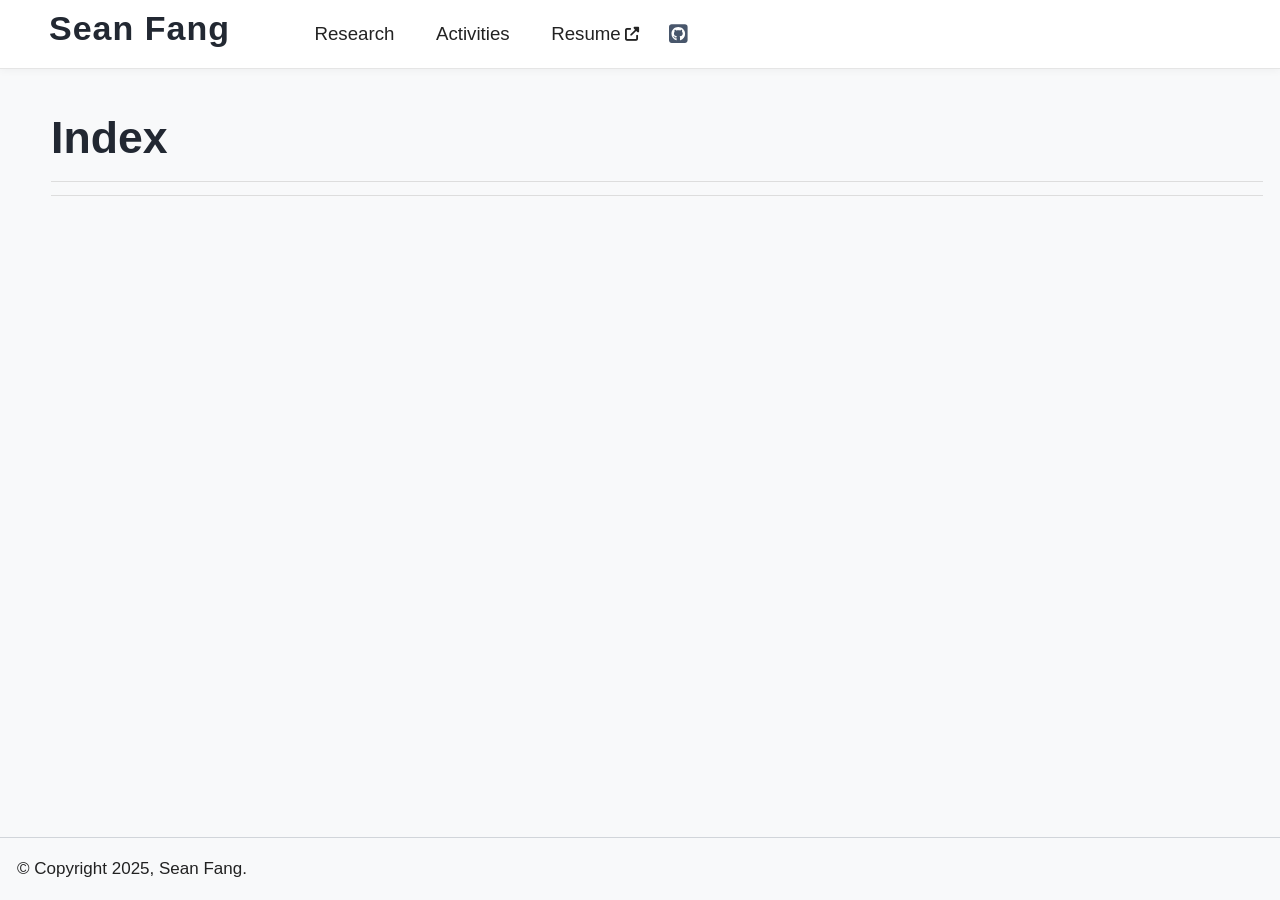
<file: genindex.html>
<!DOCTYPE html>


<html lang="en" data-content_root="./" >

  <head>
    <meta charset="utf-8" />
    <meta name="viewport" content="width=device-width, initial-scale=1.0" />
    <title>Index &#8212; Sean Fang&#39;s Portfolio Website</title>
  
  
  
  <script data-cfasync="false">
    document.documentElement.dataset.mode = localStorage.getItem("mode") || "";
    document.documentElement.dataset.theme = localStorage.getItem("theme") || "";
  </script>
  <!--
    this give us a css class that will be invisible only if js is disabled
  -->
  <noscript>
    <style>
      .pst-js-only { display: none !important; }

    </style>
  </noscript>
  
  <!-- Loaded before other Sphinx assets -->
  <link href="_static/styles/theme.css?digest=8878045cc6db502f8baf" rel="stylesheet" />
<link href="_static/styles/pydata-sphinx-theme.css?digest=8878045cc6db502f8baf" rel="stylesheet" />

    <link rel="stylesheet" type="text/css" href="_static/pygments.css?v=8f2a1f02" />
    <link rel="stylesheet" type="text/css" href="_static/sphinx-design.min.css?v=95c83b7e" />
    <link rel="stylesheet" type="text/css" href="_static/custom.css?v=ccaf3498" />
  
  <!-- So that users can add custom icons -->
  <script src="_static/scripts/fontawesome.js?digest=8878045cc6db502f8baf"></script>
  <!-- Pre-loaded scripts that we'll load fully later -->
  <link rel="preload" as="script" href="_static/scripts/bootstrap.js?digest=8878045cc6db502f8baf" />
<link rel="preload" as="script" href="_static/scripts/pydata-sphinx-theme.js?digest=8878045cc6db502f8baf" />

    <script src="_static/documentation_options.js?v=5929fcd5"></script>
    <script src="_static/doctools.js?v=9bcbadda"></script>
    <script src="_static/sphinx_highlight.js?v=dc90522c"></script>
    <script src="_static/design-tabs.js?v=f930bc37"></script>
    <script>DOCUMENTATION_OPTIONS.pagename = 'genindex';</script>
    <script src="_static/force-light.js?v=691a2fca"></script>
    <link rel="index" title="Index" href="#" />
    <link rel="search" title="Search" href="search.html" />
  <meta name="viewport" content="width=device-width, initial-scale=1"/>
  <meta name="docsearch:language" content="en"/>
  <meta name="docsearch:version" content="" />
  </head>
  
  
  <body data-bs-spy="scroll" data-bs-target=".bd-toc-nav" data-offset="180" data-bs-root-margin="0px 0px -60%" data-default-mode="">

  
  
  <div id="pst-skip-link" class="skip-link d-print-none"><a href="#main-content">Skip to main content</a></div>
  
  <div id="pst-scroll-pixel-helper"></div>
  
  <button type="button" class="btn rounded-pill" id="pst-back-to-top">
    <i class="fa-solid fa-arrow-up"></i>Back to top</button>

  
  <dialog id="pst-search-dialog">
    
<form class="bd-search d-flex align-items-center"
      action="search.html"
      method="get">
  <i class="fa-solid fa-magnifying-glass"></i>
  <input type="search"
         class="form-control"
         name="q"
         placeholder="Search the docs ..."
         aria-label="Search the docs ..."
         autocomplete="off"
         autocorrect="off"
         autocapitalize="off"
         spellcheck="false"/>
  <span class="search-button__kbd-shortcut"><kbd class="kbd-shortcut__modifier">Ctrl</kbd>+<kbd>K</kbd></span>
</form>
  </dialog>

  <div class="pst-async-banner-revealer d-none">
  <aside id="bd-header-version-warning" class="d-none d-print-none" aria-label="Version warning"></aside>
</div>

  
    <header class="bd-header navbar navbar-expand-lg bd-navbar d-print-none">
<div class="bd-header__inner bd-page-width">
  <button class="pst-navbar-icon sidebar-toggle primary-toggle" aria-label="Site navigation">
    <span class="fa-solid fa-bars"></span>
  </button>
  
  
  <div class=" navbar-header-items__start">
    
      <div class="navbar-item">

  
    
  

<a class="navbar-brand logo" href="index.html">
  
  
  
  
  
  
    <p class="title logo__title">Sean Fang</p>
  
</a></div>
    
  </div>
  
  <div class=" navbar-header-items">
    
    
    <div class="navbar-header-items__end">
      
      
        <div class="navbar-item">
<nav>
  <ul class="bd-navbar-elements navbar-nav">
    
<li class="nav-item ">
  <a class="nav-link nav-internal" href="research/index.html">
    Research
  </a>
</li>


<li class="nav-item ">
  <a class="nav-link nav-internal" href="activities.html">
    Activities
  </a>
</li>


<li class="nav-item ">
  <a class="nav-link nav-external" href="/_static/sean-resume-2col.html">
    Resume
  </a>
</li>

  </ul>
</nav></div>
      
        <div class="navbar-item"><ul class="navbar-icon-links"
    aria-label="Icon Links">
        <li class="nav-item">
          
          
          
          
          
          
          
          
          <a href="https://github.com/seanfang08" title="GitHub" class="nav-link pst-navbar-icon" rel="noopener" target="_blank" data-bs-toggle="tooltip" data-bs-placement="bottom"><i class="fab fa-github-square fa-lg" aria-hidden="true"></i>
            <span class="sr-only">GitHub</span></a>
        </li>
</ul></div>
      
    </div>
    
  </div>
  
  

  
</div>

    </header>
  

  <div class="bd-container">
    <div class="bd-container__inner bd-page-width">
      
      
      
        
      
      <dialog id="pst-primary-sidebar-modal"></dialog>
      <div id="pst-primary-sidebar" class="bd-sidebar-primary bd-sidebar hide-on-wide">
        

  
  <div class="sidebar-header-items sidebar-primary__section">
    
    
    
    
      <div class="sidebar-header-items__end">
        
          <div class="navbar-item">
<nav>
  <ul class="bd-navbar-elements navbar-nav">
    
<li class="nav-item ">
  <a class="nav-link nav-internal" href="research/index.html">
    Research
  </a>
</li>


<li class="nav-item ">
  <a class="nav-link nav-internal" href="activities.html">
    Activities
  </a>
</li>


<li class="nav-item ">
  <a class="nav-link nav-external" href="/_static/sean-resume-2col.html">
    Resume
  </a>
</li>

  </ul>
</nav></div>
        
          <div class="navbar-item"><ul class="navbar-icon-links"
    aria-label="Icon Links">
        <li class="nav-item">
          
          
          
          
          
          
          
          
          <a href="https://github.com/seanfang08" title="GitHub" class="nav-link pst-navbar-icon" rel="noopener" target="_blank" data-bs-toggle="tooltip" data-bs-placement="bottom"><i class="fab fa-github-square fa-lg" aria-hidden="true"></i>
            <span class="sr-only">GitHub</span></a>
        </li>
</ul></div>
        
      </div>
    
  </div>
  
  
  <div class="sidebar-primary-items__end sidebar-primary__section">
      <div class="sidebar-primary-item">
<div id="ethical-ad-placement"
      class="flat"
      data-ea-publisher="readthedocs"
      data-ea-type="readthedocs-sidebar"
      data-ea-manual="true">
</div></div>
  </div>


      </div>
      
      <main id="main-content" class="bd-main" role="main">
        
        
          <div class="bd-content">
            <div class="bd-article-container">
              
              <div class="bd-header-article d-print-none"></div>
              
              
              
                
<div id="searchbox"></div>
                <article class="bd-article">
                  

<h1 id="index">Index</h1>

<div class="genindex-jumpbox">
 
</div>


                </article>
              
              
              
              
              
            </div>
            
            
              
            
          </div>
          <footer class="bd-footer-content">
            
          </footer>
        
      </main>
    </div>
  </div>
  
  <!-- Scripts loaded after <body> so the DOM is not blocked -->
  <script defer src="_static/scripts/bootstrap.js?digest=8878045cc6db502f8baf"></script>
<script defer src="_static/scripts/pydata-sphinx-theme.js?digest=8878045cc6db502f8baf"></script>

  <footer class="bd-footer">
<div class="bd-footer__inner bd-page-width">
  
    <div class="footer-items__start">
      
        <div class="footer-item">

  <p class="copyright">
    
      © Copyright 2025, Sean Fang.
      <br/>
    
  </p>
</div>
      
    </div>
  
  
  
</div>

  </footer>
  </body>
</html>
</file>
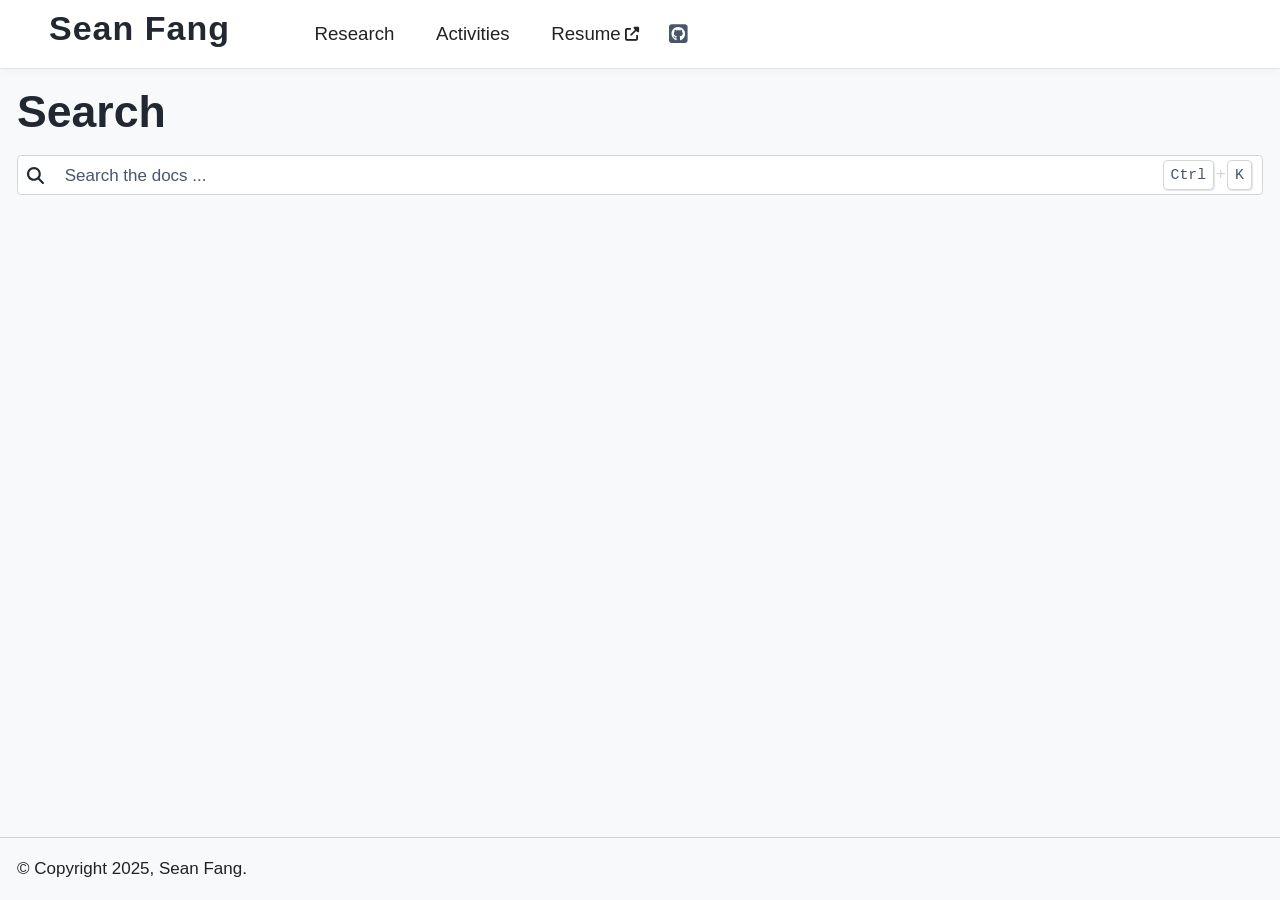
<file: search.html>
<!DOCTYPE html>


<html lang="en" data-content_root="./" >

  <head>
    <meta charset="utf-8" />
    <meta name="viewport" content="width=device-width, initial-scale=1.0" /><title>Search - Sean Fang's Portfolio Website</title>
  
  
  
  <script data-cfasync="false">
    document.documentElement.dataset.mode = localStorage.getItem("mode") || "";
    document.documentElement.dataset.theme = localStorage.getItem("theme") || "";
  </script>
  <!--
    this give us a css class that will be invisible only if js is disabled
  -->
  <noscript>
    <style>
      .pst-js-only { display: none !important; }

    </style>
  </noscript>
  
  <!-- Loaded before other Sphinx assets -->
  <link href="_static/styles/theme.css?digest=8878045cc6db502f8baf" rel="stylesheet" />
<link href="_static/styles/pydata-sphinx-theme.css?digest=8878045cc6db502f8baf" rel="stylesheet" />

    <link rel="stylesheet" type="text/css" href="_static/pygments.css?v=8f2a1f02" />
    <link rel="stylesheet" type="text/css" href="_static/sphinx-design.min.css?v=95c83b7e" />
    <link rel="stylesheet" type="text/css" href="_static/custom.css?v=ccaf3498" />
  
  <!-- So that users can add custom icons -->
  <script src="_static/scripts/fontawesome.js?digest=8878045cc6db502f8baf"></script>
  <!-- Pre-loaded scripts that we'll load fully later -->
  <link rel="preload" as="script" href="_static/scripts/bootstrap.js?digest=8878045cc6db502f8baf" />
<link rel="preload" as="script" href="_static/scripts/pydata-sphinx-theme.js?digest=8878045cc6db502f8baf" />

    <script src="_static/documentation_options.js?v=5929fcd5"></script>
    <script src="_static/doctools.js?v=9bcbadda"></script>
    <script src="_static/sphinx_highlight.js?v=dc90522c"></script>
    <script src="_static/design-tabs.js?v=f930bc37"></script>
    <script>DOCUMENTATION_OPTIONS.pagename = 'search';</script>
    <script src="_static/force-light.js?v=691a2fca"></script>
  <script src="_static/searchtools.js"></script>
  <script src="_static/language_data.js"></script>
  <script src="searchindex.js"></script>
    <link rel="index" title="Index" href="genindex.html" />
    <link rel="search" title="Search" href="#" />
  <meta name="viewport" content="width=device-width, initial-scale=1"/>
  <meta name="docsearch:language" content="en"/>
  <meta name="docsearch:version" content="" />
  </head>
  
  
  <body data-bs-spy="scroll" data-bs-target=".bd-toc-nav" data-offset="180" data-bs-root-margin="0px 0px -60%" data-default-mode="">

  
  
  <div id="pst-skip-link" class="skip-link d-print-none"><a href="#main-content">Skip to main content</a></div>
  
  <div id="pst-scroll-pixel-helper"></div>
  
  <button type="button" class="btn rounded-pill" id="pst-back-to-top">
    <i class="fa-solid fa-arrow-up"></i>Back to top</button>

  
  <dialog id="pst-search-dialog">
    
<form class="bd-search d-flex align-items-center"
      action="#"
      method="get">
  <i class="fa-solid fa-magnifying-glass"></i>
  <input type="search"
         class="form-control"
         name="q"
         placeholder="Search the docs ..."
         aria-label="Search the docs ..."
         autocomplete="off"
         autocorrect="off"
         autocapitalize="off"
         spellcheck="false"/>
  <span class="search-button__kbd-shortcut"><kbd class="kbd-shortcut__modifier">Ctrl</kbd>+<kbd>K</kbd></span>
</form>
  </dialog>

  <div class="pst-async-banner-revealer d-none">
  <aside id="bd-header-version-warning" class="d-none d-print-none" aria-label="Version warning"></aside>
</div>

  
    <header class="bd-header navbar navbar-expand-lg bd-navbar d-print-none">
<div class="bd-header__inner bd-page-width">
  <button class="pst-navbar-icon sidebar-toggle primary-toggle" aria-label="Site navigation">
    <span class="fa-solid fa-bars"></span>
  </button>
  
  
  <div class=" navbar-header-items__start">
    
      <div class="navbar-item">

  
    
  

<a class="navbar-brand logo" href="index.html">
  
  
  
  
  
  
    <p class="title logo__title">Sean Fang</p>
  
</a></div>
    
  </div>
  
  <div class=" navbar-header-items">
    
    
    <div class="navbar-header-items__end">
      
      
        <div class="navbar-item">
<nav>
  <ul class="bd-navbar-elements navbar-nav">
    
<li class="nav-item ">
  <a class="nav-link nav-internal" href="research/index.html">
    Research
  </a>
</li>


<li class="nav-item ">
  <a class="nav-link nav-internal" href="activities.html">
    Activities
  </a>
</li>


<li class="nav-item ">
  <a class="nav-link nav-external" href="/_static/sean-resume-2col.html">
    Resume
  </a>
</li>

  </ul>
</nav></div>
      
        <div class="navbar-item"><ul class="navbar-icon-links"
    aria-label="Icon Links">
        <li class="nav-item">
          
          
          
          
          
          
          
          
          <a href="https://github.com/seanfang08" title="GitHub" class="nav-link pst-navbar-icon" rel="noopener" target="_blank" data-bs-toggle="tooltip" data-bs-placement="bottom"><i class="fab fa-github-square fa-lg" aria-hidden="true"></i>
            <span class="sr-only">GitHub</span></a>
        </li>
</ul></div>
      
    </div>
    
  </div>
  
  

  
</div>

    </header>
  

  <div class="bd-container">
    <div class="bd-container__inner bd-page-width">
      
      
      
        
      
      <dialog id="pst-primary-sidebar-modal"></dialog>
      <div id="pst-primary-sidebar" class="bd-sidebar-primary bd-sidebar hide-on-wide">
        

  
  <div class="sidebar-header-items sidebar-primary__section">
    
    
    
    
      <div class="sidebar-header-items__end">
        
          <div class="navbar-item">
<nav>
  <ul class="bd-navbar-elements navbar-nav">
    
<li class="nav-item ">
  <a class="nav-link nav-internal" href="research/index.html">
    Research
  </a>
</li>


<li class="nav-item ">
  <a class="nav-link nav-internal" href="activities.html">
    Activities
  </a>
</li>


<li class="nav-item ">
  <a class="nav-link nav-external" href="/_static/sean-resume-2col.html">
    Resume
  </a>
</li>

  </ul>
</nav></div>
        
          <div class="navbar-item"><ul class="navbar-icon-links"
    aria-label="Icon Links">
        <li class="nav-item">
          
          
          
          
          
          
          
          
          <a href="https://github.com/seanfang08" title="GitHub" class="nav-link pst-navbar-icon" rel="noopener" target="_blank" data-bs-toggle="tooltip" data-bs-placement="bottom"><i class="fab fa-github-square fa-lg" aria-hidden="true"></i>
            <span class="sr-only">GitHub</span></a>
        </li>
</ul></div>
        
      </div>
    
  </div>
  
  
  <div class="sidebar-primary-items__end sidebar-primary__section">
      <div class="sidebar-primary-item">
<div id="ethical-ad-placement"
      class="flat"
      data-ea-publisher="readthedocs"
      data-ea-type="readthedocs-sidebar"
      data-ea-manual="true">
</div></div>
  </div>


      </div>
      
      <main id="main-content" class="bd-main" role="main">
        
        
          <div class="bd-content">
            <div class="bd-article-container">
              
              <div class="bd-header-article d-print-none"></div>
              
              
  <div class="bd-search-container">
    <h1>Search</h1>
    <noscript>
      <div class="admonition error">
        <p class="admonition-title">Error</p>
        <p>Please activate JavaScript to enable the search functionality.</p>
      </div>
    </noscript>
    
<form class="bd-search d-flex align-items-center"
      action="#"
      method="get">
  <i class="fa-solid fa-magnifying-glass"></i>
  <input type="search"
         class="form-control"
         name="q"
         placeholder="Search the docs ..."
         aria-label="Search the docs ..."
         autocomplete="off"
         autocorrect="off"
         autocapitalize="off"
         spellcheck="false"/>
  <span class="search-button__kbd-shortcut"><kbd class="kbd-shortcut__modifier">Ctrl</kbd>+<kbd>K</kbd></span>
</form>
    <div id="search-results"></div>
  </div>
  <script>
    // Activate the search field on page load
    let searchInput = document.querySelector("form.bd-search input");
    if (searchInput) {
        searchInput.focus();
        searchInput.select();
        console.log("[PST]: Set focus on search field.");
    }
  </script>

              
              
              
              
            </div>
            
            
              
            
          </div>
          <footer class="bd-footer-content">
            
          </footer>
        
      </main>
    </div>
  </div>
  
  <!-- Scripts loaded after <body> so the DOM is not blocked -->
  <script defer src="_static/scripts/bootstrap.js?digest=8878045cc6db502f8baf"></script>
<script defer src="_static/scripts/pydata-sphinx-theme.js?digest=8878045cc6db502f8baf"></script>

  <footer class="bd-footer">
<div class="bd-footer__inner bd-page-width">
  
    <div class="footer-items__start">
      
        <div class="footer-item">

  <p class="copyright">
    
      © Copyright 2025, Sean Fang.
      <br/>
    
  </p>
</div>
      
    </div>
  
  
  
</div>

  </footer>
  </body>
</html>
</file>
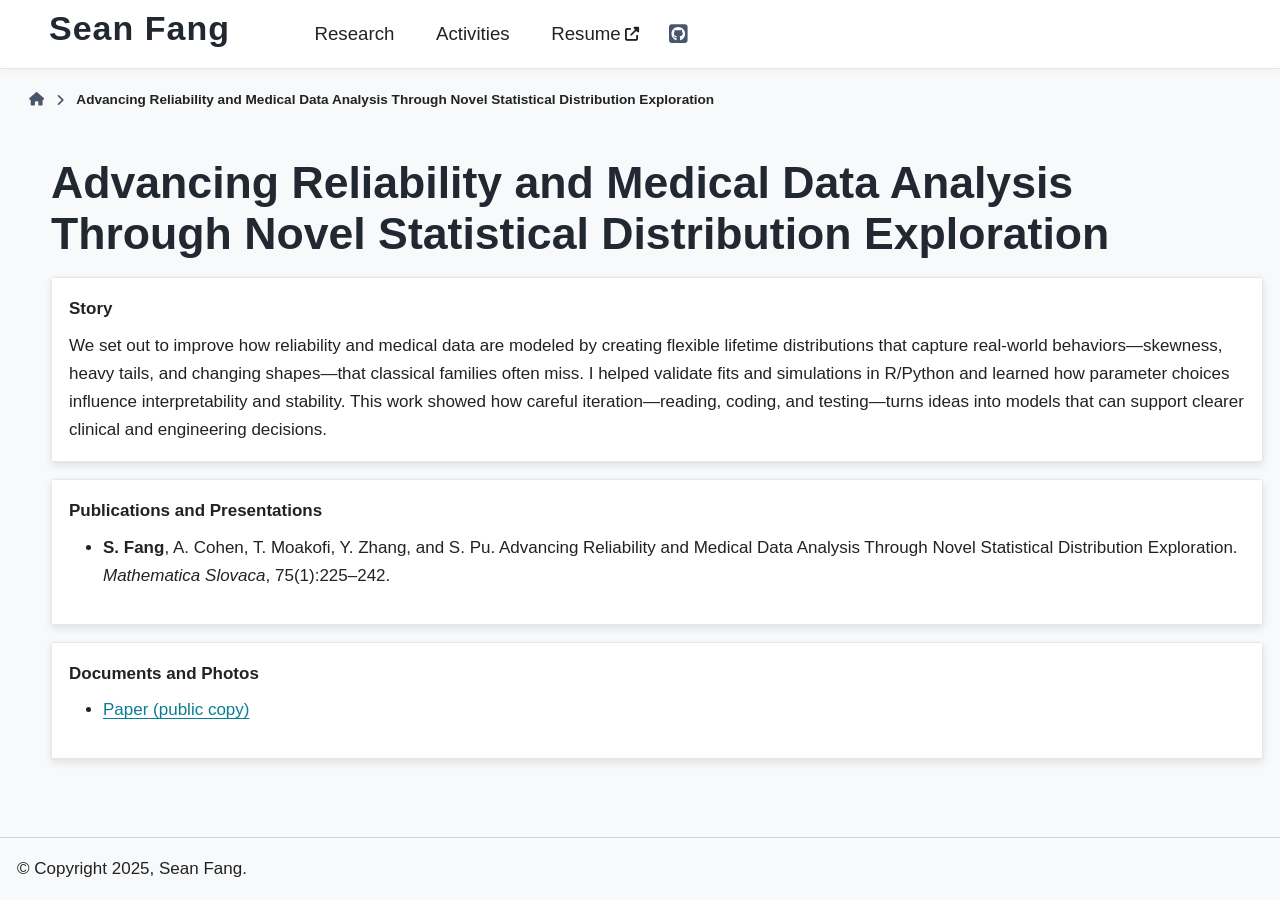
<file: research/project1.html>
<!DOCTYPE html>


<html lang="en" data-content_root="../" >

  <head>
    <meta charset="utf-8" />
    <meta name="viewport" content="width=device-width, initial-scale=1.0" /><meta name="viewport" content="width=device-width, initial-scale=1" />

    <title>Advancing Reliability and Medical Data Analysis Through Novel Statistical Distribution Exploration &#8212; Sean Fang&#39;s Portfolio Website</title>
  
  
  
  <script data-cfasync="false">
    document.documentElement.dataset.mode = localStorage.getItem("mode") || "";
    document.documentElement.dataset.theme = localStorage.getItem("theme") || "";
  </script>
  <!--
    this give us a css class that will be invisible only if js is disabled
  -->
  <noscript>
    <style>
      .pst-js-only { display: none !important; }

    </style>
  </noscript>
  
  <!-- Loaded before other Sphinx assets -->
  <link href="../_static/styles/theme.css?digest=8878045cc6db502f8baf" rel="stylesheet" />
<link href="../_static/styles/pydata-sphinx-theme.css?digest=8878045cc6db502f8baf" rel="stylesheet" />

    <link rel="stylesheet" type="text/css" href="../_static/pygments.css?v=8f2a1f02" />
    <link rel="stylesheet" type="text/css" href="../_static/sphinx-design.min.css?v=95c83b7e" />
    <link rel="stylesheet" type="text/css" href="../_static/custom.css?v=ccaf3498" />
  
  <!-- So that users can add custom icons -->
  <script src="../_static/scripts/fontawesome.js?digest=8878045cc6db502f8baf"></script>
  <!-- Pre-loaded scripts that we'll load fully later -->
  <link rel="preload" as="script" href="../_static/scripts/bootstrap.js?digest=8878045cc6db502f8baf" />
<link rel="preload" as="script" href="../_static/scripts/pydata-sphinx-theme.js?digest=8878045cc6db502f8baf" />

    <script src="../_static/documentation_options.js?v=5929fcd5"></script>
    <script src="../_static/doctools.js?v=9bcbadda"></script>
    <script src="../_static/sphinx_highlight.js?v=dc90522c"></script>
    <script src="../_static/design-tabs.js?v=f930bc37"></script>
    <script>DOCUMENTATION_OPTIONS.pagename = 'research/project1';</script>
    <script src="../_static/force-light.js?v=691a2fca"></script>
    <link rel="index" title="Index" href="../genindex.html" />
    <link rel="search" title="Search" href="../search.html" />
  <meta name="viewport" content="width=device-width, initial-scale=1"/>
  <meta name="docsearch:language" content="en"/>
  <meta name="docsearch:version" content="" />
  </head>
  
  
  <body data-bs-spy="scroll" data-bs-target=".bd-toc-nav" data-offset="180" data-bs-root-margin="0px 0px -60%" data-default-mode="">

  
  
  <div id="pst-skip-link" class="skip-link d-print-none"><a href="#main-content">Skip to main content</a></div>
  
  <div id="pst-scroll-pixel-helper"></div>
  
  <button type="button" class="btn rounded-pill" id="pst-back-to-top">
    <i class="fa-solid fa-arrow-up"></i>Back to top</button>

  
  <dialog id="pst-search-dialog">
    
<form class="bd-search d-flex align-items-center"
      action="../search.html"
      method="get">
  <i class="fa-solid fa-magnifying-glass"></i>
  <input type="search"
         class="form-control"
         name="q"
         placeholder="Search the docs ..."
         aria-label="Search the docs ..."
         autocomplete="off"
         autocorrect="off"
         autocapitalize="off"
         spellcheck="false"/>
  <span class="search-button__kbd-shortcut"><kbd class="kbd-shortcut__modifier">Ctrl</kbd>+<kbd>K</kbd></span>
</form>
  </dialog>

  <div class="pst-async-banner-revealer d-none">
  <aside id="bd-header-version-warning" class="d-none d-print-none" aria-label="Version warning"></aside>
</div>

  
    <header class="bd-header navbar navbar-expand-lg bd-navbar d-print-none">
<div class="bd-header__inner bd-page-width">
  <button class="pst-navbar-icon sidebar-toggle primary-toggle" aria-label="Site navigation">
    <span class="fa-solid fa-bars"></span>
  </button>
  
  
  <div class=" navbar-header-items__start">
    
      <div class="navbar-item">

  
    
  

<a class="navbar-brand logo" href="../index.html">
  
  
  
  
  
  
    <p class="title logo__title">Sean Fang</p>
  
</a></div>
    
  </div>
  
  <div class=" navbar-header-items">
    
    
    <div class="navbar-header-items__end">
      
      
        <div class="navbar-item">
<nav>
  <ul class="bd-navbar-elements navbar-nav">
    
<li class="nav-item ">
  <a class="nav-link nav-internal" href="index.html">
    Research
  </a>
</li>


<li class="nav-item ">
  <a class="nav-link nav-internal" href="../activities.html">
    Activities
  </a>
</li>


<li class="nav-item ">
  <a class="nav-link nav-external" href="/_static/sean-resume-2col.html">
    Resume
  </a>
</li>

  </ul>
</nav></div>
      
        <div class="navbar-item"><ul class="navbar-icon-links"
    aria-label="Icon Links">
        <li class="nav-item">
          
          
          
          
          
          
          
          
          <a href="https://github.com/seanfang08" title="GitHub" class="nav-link pst-navbar-icon" rel="noopener" target="_blank" data-bs-toggle="tooltip" data-bs-placement="bottom"><i class="fab fa-github-square fa-lg" aria-hidden="true"></i>
            <span class="sr-only">GitHub</span></a>
        </li>
</ul></div>
      
    </div>
    
  </div>
  
  

  
</div>

    </header>
  

  <div class="bd-container">
    <div class="bd-container__inner bd-page-width">
      
      
      
        
      
      <dialog id="pst-primary-sidebar-modal"></dialog>
      <div id="pst-primary-sidebar" class="bd-sidebar-primary bd-sidebar hide-on-wide">
        

  
  <div class="sidebar-header-items sidebar-primary__section">
    
    
    
    
      <div class="sidebar-header-items__end">
        
          <div class="navbar-item">
<nav>
  <ul class="bd-navbar-elements navbar-nav">
    
<li class="nav-item ">
  <a class="nav-link nav-internal" href="index.html">
    Research
  </a>
</li>


<li class="nav-item ">
  <a class="nav-link nav-internal" href="../activities.html">
    Activities
  </a>
</li>


<li class="nav-item ">
  <a class="nav-link nav-external" href="/_static/sean-resume-2col.html">
    Resume
  </a>
</li>

  </ul>
</nav></div>
        
          <div class="navbar-item"><ul class="navbar-icon-links"
    aria-label="Icon Links">
        <li class="nav-item">
          
          
          
          
          
          
          
          
          <a href="https://github.com/seanfang08" title="GitHub" class="nav-link pst-navbar-icon" rel="noopener" target="_blank" data-bs-toggle="tooltip" data-bs-placement="bottom"><i class="fab fa-github-square fa-lg" aria-hidden="true"></i>
            <span class="sr-only">GitHub</span></a>
        </li>
</ul></div>
        
      </div>
    
  </div>
  
  
  <div class="sidebar-primary-items__end sidebar-primary__section">
      <div class="sidebar-primary-item">
<div id="ethical-ad-placement"
      class="flat"
      data-ea-publisher="readthedocs"
      data-ea-type="readthedocs-sidebar"
      data-ea-manual="true">
</div></div>
  </div>


      </div>
      
      <main id="main-content" class="bd-main" role="main">
        
        
          <div class="bd-content">
            <div class="bd-article-container">
              
              <div class="bd-header-article d-print-none">
<div class="header-article-items header-article__inner">
  
    <div class="header-article-items__start">
      
        <div class="header-article-item">

<nav aria-label="Breadcrumb" class="d-print-none">
  <ul class="bd-breadcrumbs">
    
    <li class="breadcrumb-item breadcrumb-home">
      <a href="../index.html" class="nav-link" aria-label="Home">
        <i class="fa-solid fa-home"></i>
      </a>
    </li>
    <li class="breadcrumb-item active" aria-current="page"><span class="ellipsis">Advancing Reliability and Medical Data Analysis Through Novel Statistical Distribution Exploration</span></li>
  </ul>
</nav>
</div>
      
    </div>
  
  
</div>
</div>
              
              
              
                
<div id="searchbox"></div>
                <article class="bd-article">
                  
  <section id="advancing-reliability-and-medical-data-analysis-through-novel-statistical-distribution-exploration">
<h1>Advancing Reliability and Medical Data Analysis Through Novel Statistical Distribution Exploration<a class="headerlink" href="#advancing-reliability-and-medical-data-analysis-through-novel-statistical-distribution-exploration" title="Link to this heading">#</a></h1>
<div class="sd-card sd-sphinx-override sd-mb-3 sd-shadow-sm docutils">
<div class="sd-card-body docutils">
<div class="sd-card-title sd-font-weight-bold docutils">
Story</div>
<p class="sd-card-text">We set out to improve how reliability and medical data are modeled by
creating flexible lifetime distributions that capture real-world
behaviors—skewness, heavy tails, and changing shapes—that classical
families often miss. I helped validate fits and simulations in R/Python and
learned how parameter choices influence interpretability and stability. This
work showed how careful iteration—reading, coding, and testing—turns ideas
into models that can support clearer clinical and engineering decisions.</p>
</div>
</div>
<div class="sd-card sd-sphinx-override sd-mb-3 sd-shadow-sm docutils">
<div class="sd-card-body docutils">
<div class="sd-card-title sd-font-weight-bold docutils">
Publications and Presentations</div>
<ul class="simple">
<li><p class="sd-card-text"><strong>S. Fang</strong>, A. Cohen, T. Moakofi, Y. Zhang, and S. Pu. Advancing
Reliability and Medical Data Analysis Through Novel Statistical
Distribution Exploration. <em>Mathematica Slovaca</em>, 75(1):225–242.</p></li>
</ul>
</div>
</div>
<div class="sd-card sd-sphinx-override sd-mb-3 sd-shadow-sm docutils">
<div class="sd-card-body docutils">
<div class="sd-card-title sd-font-weight-bold docutils">
Documents and Photos</div>
<ul class="simple">
<li><p class="sd-card-text"><a class="reference external" href="../_static/statistical-paper1.pdf">Paper (public copy)</a></p></li>
</ul>
</div>
</div>
</section>


                </article>
              
              
              
              
              
            </div>
            
            
              
            
          </div>
          <footer class="bd-footer-content">
            
          </footer>
        
      </main>
    </div>
  </div>
  
  <!-- Scripts loaded after <body> so the DOM is not blocked -->
  <script defer src="../_static/scripts/bootstrap.js?digest=8878045cc6db502f8baf"></script>
<script defer src="../_static/scripts/pydata-sphinx-theme.js?digest=8878045cc6db502f8baf"></script>

  <footer class="bd-footer">
<div class="bd-footer__inner bd-page-width">
  
    <div class="footer-items__start">
      
        <div class="footer-item">

  <p class="copyright">
    
      © Copyright 2025, Sean Fang.
      <br/>
    
  </p>
</div>
      
    </div>
  
  
  
</div>

  </footer>
  </body>
</html>
</file>
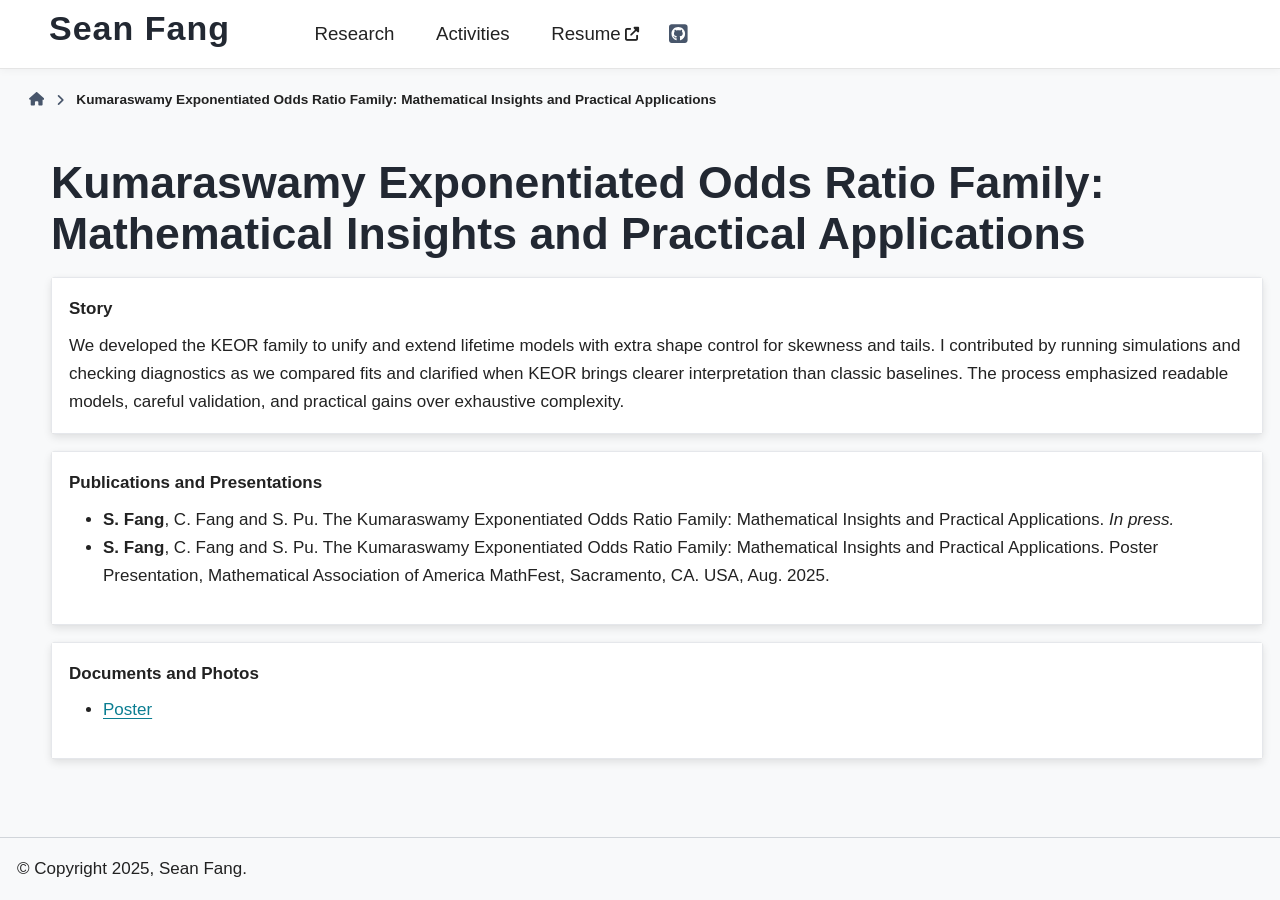
<file: research/project2.html>
<!DOCTYPE html>


<html lang="en" data-content_root="../" >

  <head>
    <meta charset="utf-8" />
    <meta name="viewport" content="width=device-width, initial-scale=1.0" /><meta name="viewport" content="width=device-width, initial-scale=1" />

    <title>Kumaraswamy Exponentiated Odds Ratio Family: Mathematical Insights and Practical Applications &#8212; Sean Fang&#39;s Portfolio Website</title>
  
  
  
  <script data-cfasync="false">
    document.documentElement.dataset.mode = localStorage.getItem("mode") || "";
    document.documentElement.dataset.theme = localStorage.getItem("theme") || "";
  </script>
  <!--
    this give us a css class that will be invisible only if js is disabled
  -->
  <noscript>
    <style>
      .pst-js-only { display: none !important; }

    </style>
  </noscript>
  
  <!-- Loaded before other Sphinx assets -->
  <link href="../_static/styles/theme.css?digest=8878045cc6db502f8baf" rel="stylesheet" />
<link href="../_static/styles/pydata-sphinx-theme.css?digest=8878045cc6db502f8baf" rel="stylesheet" />

    <link rel="stylesheet" type="text/css" href="../_static/pygments.css?v=8f2a1f02" />
    <link rel="stylesheet" type="text/css" href="../_static/sphinx-design.min.css?v=95c83b7e" />
    <link rel="stylesheet" type="text/css" href="../_static/custom.css?v=ccaf3498" />
  
  <!-- So that users can add custom icons -->
  <script src="../_static/scripts/fontawesome.js?digest=8878045cc6db502f8baf"></script>
  <!-- Pre-loaded scripts that we'll load fully later -->
  <link rel="preload" as="script" href="../_static/scripts/bootstrap.js?digest=8878045cc6db502f8baf" />
<link rel="preload" as="script" href="../_static/scripts/pydata-sphinx-theme.js?digest=8878045cc6db502f8baf" />

    <script src="../_static/documentation_options.js?v=5929fcd5"></script>
    <script src="../_static/doctools.js?v=9bcbadda"></script>
    <script src="../_static/sphinx_highlight.js?v=dc90522c"></script>
    <script src="../_static/design-tabs.js?v=f930bc37"></script>
    <script>DOCUMENTATION_OPTIONS.pagename = 'research/project2';</script>
    <script src="../_static/force-light.js?v=691a2fca"></script>
    <link rel="index" title="Index" href="../genindex.html" />
    <link rel="search" title="Search" href="../search.html" />
  <meta name="viewport" content="width=device-width, initial-scale=1"/>
  <meta name="docsearch:language" content="en"/>
  <meta name="docsearch:version" content="" />
  </head>
  
  
  <body data-bs-spy="scroll" data-bs-target=".bd-toc-nav" data-offset="180" data-bs-root-margin="0px 0px -60%" data-default-mode="">

  
  
  <div id="pst-skip-link" class="skip-link d-print-none"><a href="#main-content">Skip to main content</a></div>
  
  <div id="pst-scroll-pixel-helper"></div>
  
  <button type="button" class="btn rounded-pill" id="pst-back-to-top">
    <i class="fa-solid fa-arrow-up"></i>Back to top</button>

  
  <dialog id="pst-search-dialog">
    
<form class="bd-search d-flex align-items-center"
      action="../search.html"
      method="get">
  <i class="fa-solid fa-magnifying-glass"></i>
  <input type="search"
         class="form-control"
         name="q"
         placeholder="Search the docs ..."
         aria-label="Search the docs ..."
         autocomplete="off"
         autocorrect="off"
         autocapitalize="off"
         spellcheck="false"/>
  <span class="search-button__kbd-shortcut"><kbd class="kbd-shortcut__modifier">Ctrl</kbd>+<kbd>K</kbd></span>
</form>
  </dialog>

  <div class="pst-async-banner-revealer d-none">
  <aside id="bd-header-version-warning" class="d-none d-print-none" aria-label="Version warning"></aside>
</div>

  
    <header class="bd-header navbar navbar-expand-lg bd-navbar d-print-none">
<div class="bd-header__inner bd-page-width">
  <button class="pst-navbar-icon sidebar-toggle primary-toggle" aria-label="Site navigation">
    <span class="fa-solid fa-bars"></span>
  </button>
  
  
  <div class=" navbar-header-items__start">
    
      <div class="navbar-item">

  
    
  

<a class="navbar-brand logo" href="../index.html">
  
  
  
  
  
  
    <p class="title logo__title">Sean Fang</p>
  
</a></div>
    
  </div>
  
  <div class=" navbar-header-items">
    
    
    <div class="navbar-header-items__end">
      
      
        <div class="navbar-item">
<nav>
  <ul class="bd-navbar-elements navbar-nav">
    
<li class="nav-item ">
  <a class="nav-link nav-internal" href="index.html">
    Research
  </a>
</li>


<li class="nav-item ">
  <a class="nav-link nav-internal" href="../activities.html">
    Activities
  </a>
</li>


<li class="nav-item ">
  <a class="nav-link nav-external" href="/_static/sean-resume-2col.html">
    Resume
  </a>
</li>

  </ul>
</nav></div>
      
        <div class="navbar-item"><ul class="navbar-icon-links"
    aria-label="Icon Links">
        <li class="nav-item">
          
          
          
          
          
          
          
          
          <a href="https://github.com/seanfang08" title="GitHub" class="nav-link pst-navbar-icon" rel="noopener" target="_blank" data-bs-toggle="tooltip" data-bs-placement="bottom"><i class="fab fa-github-square fa-lg" aria-hidden="true"></i>
            <span class="sr-only">GitHub</span></a>
        </li>
</ul></div>
      
    </div>
    
  </div>
  
  

  
</div>

    </header>
  

  <div class="bd-container">
    <div class="bd-container__inner bd-page-width">
      
      
      
        
      
      <dialog id="pst-primary-sidebar-modal"></dialog>
      <div id="pst-primary-sidebar" class="bd-sidebar-primary bd-sidebar hide-on-wide">
        

  
  <div class="sidebar-header-items sidebar-primary__section">
    
    
    
    
      <div class="sidebar-header-items__end">
        
          <div class="navbar-item">
<nav>
  <ul class="bd-navbar-elements navbar-nav">
    
<li class="nav-item ">
  <a class="nav-link nav-internal" href="index.html">
    Research
  </a>
</li>


<li class="nav-item ">
  <a class="nav-link nav-internal" href="../activities.html">
    Activities
  </a>
</li>


<li class="nav-item ">
  <a class="nav-link nav-external" href="/_static/sean-resume-2col.html">
    Resume
  </a>
</li>

  </ul>
</nav></div>
        
          <div class="navbar-item"><ul class="navbar-icon-links"
    aria-label="Icon Links">
        <li class="nav-item">
          
          
          
          
          
          
          
          
          <a href="https://github.com/seanfang08" title="GitHub" class="nav-link pst-navbar-icon" rel="noopener" target="_blank" data-bs-toggle="tooltip" data-bs-placement="bottom"><i class="fab fa-github-square fa-lg" aria-hidden="true"></i>
            <span class="sr-only">GitHub</span></a>
        </li>
</ul></div>
        
      </div>
    
  </div>
  
  
  <div class="sidebar-primary-items__end sidebar-primary__section">
      <div class="sidebar-primary-item">
<div id="ethical-ad-placement"
      class="flat"
      data-ea-publisher="readthedocs"
      data-ea-type="readthedocs-sidebar"
      data-ea-manual="true">
</div></div>
  </div>


      </div>
      
      <main id="main-content" class="bd-main" role="main">
        
        
          <div class="bd-content">
            <div class="bd-article-container">
              
              <div class="bd-header-article d-print-none">
<div class="header-article-items header-article__inner">
  
    <div class="header-article-items__start">
      
        <div class="header-article-item">

<nav aria-label="Breadcrumb" class="d-print-none">
  <ul class="bd-breadcrumbs">
    
    <li class="breadcrumb-item breadcrumb-home">
      <a href="../index.html" class="nav-link" aria-label="Home">
        <i class="fa-solid fa-home"></i>
      </a>
    </li>
    <li class="breadcrumb-item active" aria-current="page"><span class="ellipsis">Kumaraswamy Exponentiated Odds Ratio Family: Mathematical Insights and Practical Applications</span></li>
  </ul>
</nav>
</div>
      
    </div>
  
  
</div>
</div>
              
              
              
                
<div id="searchbox"></div>
                <article class="bd-article">
                  
  <section id="kumaraswamy-exponentiated-odds-ratio-family-mathematical-insights-and-practical-applications">
<h1>Kumaraswamy Exponentiated Odds Ratio Family: Mathematical Insights and Practical Applications<a class="headerlink" href="#kumaraswamy-exponentiated-odds-ratio-family-mathematical-insights-and-practical-applications" title="Link to this heading">#</a></h1>
<div class="sd-card sd-sphinx-override sd-mb-3 sd-shadow-sm docutils">
<div class="sd-card-body docutils">
<div class="sd-card-title sd-font-weight-bold docutils">
Story</div>
<p class="sd-card-text">We developed the KEOR family to unify and extend lifetime models with extra
shape control for skewness and tails. I contributed by running simulations
and checking diagnostics as we compared fits and clarified when KEOR brings
clearer interpretation than classic baselines. The process emphasized
readable models, careful validation, and practical gains over exhaustive
complexity.</p>
</div>
</div>
<div class="sd-card sd-sphinx-override sd-mb-3 sd-shadow-sm docutils">
<div class="sd-card-body docutils">
<div class="sd-card-title sd-font-weight-bold docutils">
Publications and Presentations</div>
<ul class="simple">
<li><p class="sd-card-text"><strong>S. Fang</strong>, C. Fang and S. Pu. The Kumaraswamy Exponentiated Odds Ratio
Family: Mathematical Insights and Practical Applications. <em>In press.</em></p></li>
<li><p class="sd-card-text"><strong>S. Fang</strong>, C. Fang and S. Pu. The Kumaraswamy Exponentiated Odds Ratio
Family: Mathematical Insights and Practical Applications. Poster
Presentation, Mathematical Association of America MathFest, Sacramento,
CA. USA, Aug. 2025.</p></li>
</ul>
</div>
</div>
<div class="sd-card sd-sphinx-override sd-mb-3 sd-shadow-sm docutils">
<div class="sd-card-body docutils">
<div class="sd-card-title sd-font-weight-bold docutils">
Documents and Photos</div>
<ul class="simple">
<li><p class="sd-card-text"><a class="reference external" href="../_static/maa-kw-g-presentation.pdf">Poster</a></p></li>
</ul>
</div>
</div>
</section>


                </article>
              
              
              
              
              
            </div>
            
            
              
            
          </div>
          <footer class="bd-footer-content">
            
          </footer>
        
      </main>
    </div>
  </div>
  
  <!-- Scripts loaded after <body> so the DOM is not blocked -->
  <script defer src="../_static/scripts/bootstrap.js?digest=8878045cc6db502f8baf"></script>
<script defer src="../_static/scripts/pydata-sphinx-theme.js?digest=8878045cc6db502f8baf"></script>

  <footer class="bd-footer">
<div class="bd-footer__inner bd-page-width">
  
    <div class="footer-items__start">
      
        <div class="footer-item">

  <p class="copyright">
    
      © Copyright 2025, Sean Fang.
      <br/>
    
  </p>
</div>
      
    </div>
  
  
  
</div>

  </footer>
  </body>
</html>
</file>
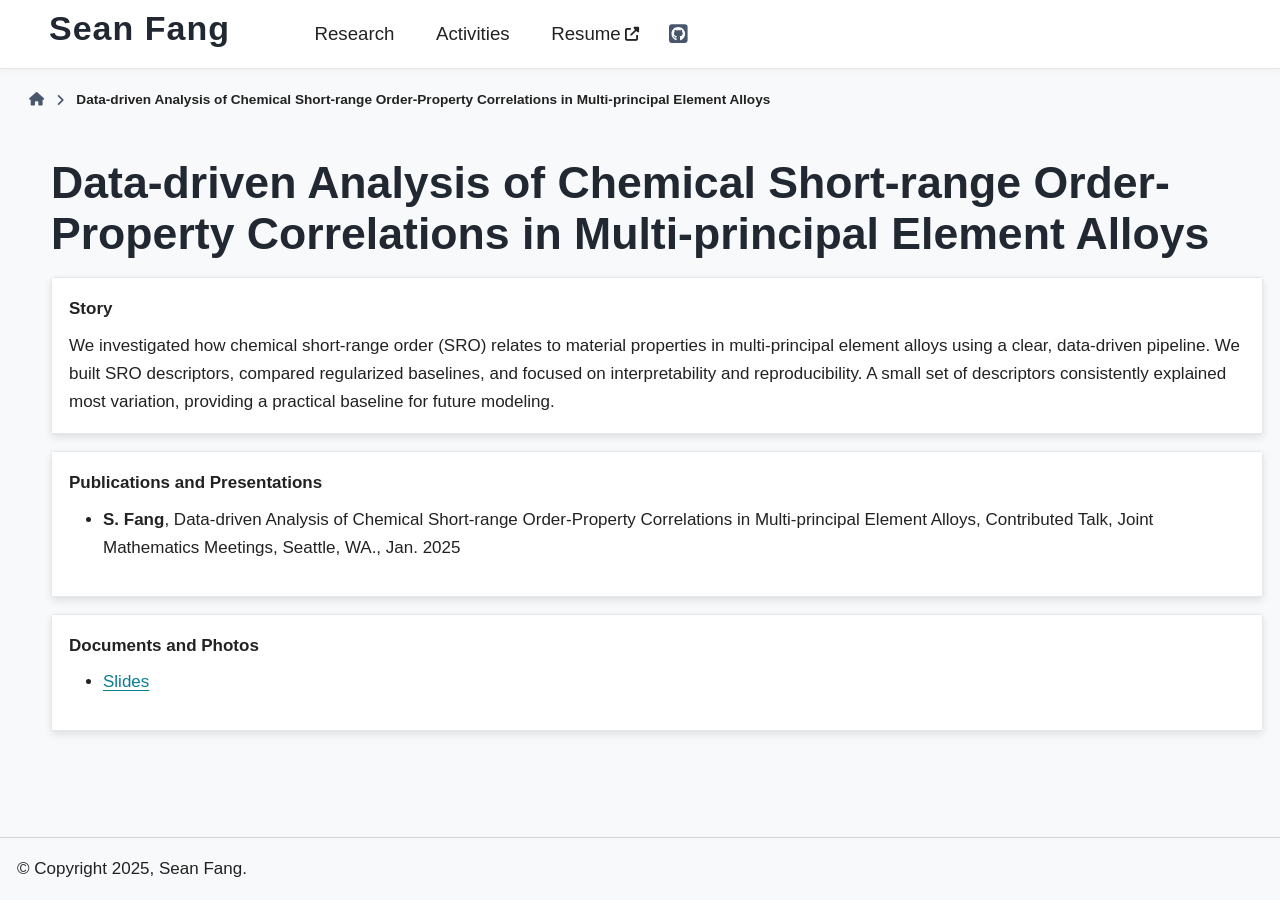
<file: research/project3.html>
<!DOCTYPE html>


<html lang="en" data-content_root="../" >

  <head>
    <meta charset="utf-8" />
    <meta name="viewport" content="width=device-width, initial-scale=1.0" /><meta name="viewport" content="width=device-width, initial-scale=1" />

    <title>Data-driven Analysis of Chemical Short-range Order-Property Correlations in Multi-principal Element Alloys &#8212; Sean Fang&#39;s Portfolio Website</title>
  
  
  
  <script data-cfasync="false">
    document.documentElement.dataset.mode = localStorage.getItem("mode") || "";
    document.documentElement.dataset.theme = localStorage.getItem("theme") || "";
  </script>
  <!--
    this give us a css class that will be invisible only if js is disabled
  -->
  <noscript>
    <style>
      .pst-js-only { display: none !important; }

    </style>
  </noscript>
  
  <!-- Loaded before other Sphinx assets -->
  <link href="../_static/styles/theme.css?digest=8878045cc6db502f8baf" rel="stylesheet" />
<link href="../_static/styles/pydata-sphinx-theme.css?digest=8878045cc6db502f8baf" rel="stylesheet" />

    <link rel="stylesheet" type="text/css" href="../_static/pygments.css?v=8f2a1f02" />
    <link rel="stylesheet" type="text/css" href="../_static/sphinx-design.min.css?v=95c83b7e" />
    <link rel="stylesheet" type="text/css" href="../_static/custom.css?v=ccaf3498" />
  
  <!-- So that users can add custom icons -->
  <script src="../_static/scripts/fontawesome.js?digest=8878045cc6db502f8baf"></script>
  <!-- Pre-loaded scripts that we'll load fully later -->
  <link rel="preload" as="script" href="../_static/scripts/bootstrap.js?digest=8878045cc6db502f8baf" />
<link rel="preload" as="script" href="../_static/scripts/pydata-sphinx-theme.js?digest=8878045cc6db502f8baf" />

    <script src="../_static/documentation_options.js?v=5929fcd5"></script>
    <script src="../_static/doctools.js?v=9bcbadda"></script>
    <script src="../_static/sphinx_highlight.js?v=dc90522c"></script>
    <script src="../_static/design-tabs.js?v=f930bc37"></script>
    <script>DOCUMENTATION_OPTIONS.pagename = 'research/project3';</script>
    <script src="../_static/force-light.js?v=691a2fca"></script>
    <link rel="index" title="Index" href="../genindex.html" />
    <link rel="search" title="Search" href="../search.html" />
  <meta name="viewport" content="width=device-width, initial-scale=1"/>
  <meta name="docsearch:language" content="en"/>
  <meta name="docsearch:version" content="" />
  </head>
  
  
  <body data-bs-spy="scroll" data-bs-target=".bd-toc-nav" data-offset="180" data-bs-root-margin="0px 0px -60%" data-default-mode="">

  
  
  <div id="pst-skip-link" class="skip-link d-print-none"><a href="#main-content">Skip to main content</a></div>
  
  <div id="pst-scroll-pixel-helper"></div>
  
  <button type="button" class="btn rounded-pill" id="pst-back-to-top">
    <i class="fa-solid fa-arrow-up"></i>Back to top</button>

  
  <dialog id="pst-search-dialog">
    
<form class="bd-search d-flex align-items-center"
      action="../search.html"
      method="get">
  <i class="fa-solid fa-magnifying-glass"></i>
  <input type="search"
         class="form-control"
         name="q"
         placeholder="Search the docs ..."
         aria-label="Search the docs ..."
         autocomplete="off"
         autocorrect="off"
         autocapitalize="off"
         spellcheck="false"/>
  <span class="search-button__kbd-shortcut"><kbd class="kbd-shortcut__modifier">Ctrl</kbd>+<kbd>K</kbd></span>
</form>
  </dialog>

  <div class="pst-async-banner-revealer d-none">
  <aside id="bd-header-version-warning" class="d-none d-print-none" aria-label="Version warning"></aside>
</div>

  
    <header class="bd-header navbar navbar-expand-lg bd-navbar d-print-none">
<div class="bd-header__inner bd-page-width">
  <button class="pst-navbar-icon sidebar-toggle primary-toggle" aria-label="Site navigation">
    <span class="fa-solid fa-bars"></span>
  </button>
  
  
  <div class=" navbar-header-items__start">
    
      <div class="navbar-item">

  
    
  

<a class="navbar-brand logo" href="../index.html">
  
  
  
  
  
  
    <p class="title logo__title">Sean Fang</p>
  
</a></div>
    
  </div>
  
  <div class=" navbar-header-items">
    
    
    <div class="navbar-header-items__end">
      
      
        <div class="navbar-item">
<nav>
  <ul class="bd-navbar-elements navbar-nav">
    
<li class="nav-item ">
  <a class="nav-link nav-internal" href="index.html">
    Research
  </a>
</li>


<li class="nav-item ">
  <a class="nav-link nav-internal" href="../activities.html">
    Activities
  </a>
</li>


<li class="nav-item ">
  <a class="nav-link nav-external" href="/_static/sean-resume-2col.html">
    Resume
  </a>
</li>

  </ul>
</nav></div>
      
        <div class="navbar-item"><ul class="navbar-icon-links"
    aria-label="Icon Links">
        <li class="nav-item">
          
          
          
          
          
          
          
          
          <a href="https://github.com/seanfang08" title="GitHub" class="nav-link pst-navbar-icon" rel="noopener" target="_blank" data-bs-toggle="tooltip" data-bs-placement="bottom"><i class="fab fa-github-square fa-lg" aria-hidden="true"></i>
            <span class="sr-only">GitHub</span></a>
        </li>
</ul></div>
      
    </div>
    
  </div>
  
  

  
</div>

    </header>
  

  <div class="bd-container">
    <div class="bd-container__inner bd-page-width">
      
      
      
        
      
      <dialog id="pst-primary-sidebar-modal"></dialog>
      <div id="pst-primary-sidebar" class="bd-sidebar-primary bd-sidebar hide-on-wide">
        

  
  <div class="sidebar-header-items sidebar-primary__section">
    
    
    
    
      <div class="sidebar-header-items__end">
        
          <div class="navbar-item">
<nav>
  <ul class="bd-navbar-elements navbar-nav">
    
<li class="nav-item ">
  <a class="nav-link nav-internal" href="index.html">
    Research
  </a>
</li>


<li class="nav-item ">
  <a class="nav-link nav-internal" href="../activities.html">
    Activities
  </a>
</li>


<li class="nav-item ">
  <a class="nav-link nav-external" href="/_static/sean-resume-2col.html">
    Resume
  </a>
</li>

  </ul>
</nav></div>
        
          <div class="navbar-item"><ul class="navbar-icon-links"
    aria-label="Icon Links">
        <li class="nav-item">
          
          
          
          
          
          
          
          
          <a href="https://github.com/seanfang08" title="GitHub" class="nav-link pst-navbar-icon" rel="noopener" target="_blank" data-bs-toggle="tooltip" data-bs-placement="bottom"><i class="fab fa-github-square fa-lg" aria-hidden="true"></i>
            <span class="sr-only">GitHub</span></a>
        </li>
</ul></div>
        
      </div>
    
  </div>
  
  
  <div class="sidebar-primary-items__end sidebar-primary__section">
      <div class="sidebar-primary-item">
<div id="ethical-ad-placement"
      class="flat"
      data-ea-publisher="readthedocs"
      data-ea-type="readthedocs-sidebar"
      data-ea-manual="true">
</div></div>
  </div>


      </div>
      
      <main id="main-content" class="bd-main" role="main">
        
        
          <div class="bd-content">
            <div class="bd-article-container">
              
              <div class="bd-header-article d-print-none">
<div class="header-article-items header-article__inner">
  
    <div class="header-article-items__start">
      
        <div class="header-article-item">

<nav aria-label="Breadcrumb" class="d-print-none">
  <ul class="bd-breadcrumbs">
    
    <li class="breadcrumb-item breadcrumb-home">
      <a href="../index.html" class="nav-link" aria-label="Home">
        <i class="fa-solid fa-home"></i>
      </a>
    </li>
    <li class="breadcrumb-item active" aria-current="page"><span class="ellipsis">Data-driven Analysis of Chemical Short-range Order-Property Correlations in Multi-principal Element Alloys</span></li>
  </ul>
</nav>
</div>
      
    </div>
  
  
</div>
</div>
              
              
              
                
<div id="searchbox"></div>
                <article class="bd-article">
                  
  <section id="data-driven-analysis-of-chemical-short-range-order-property-correlations-in-multi-principal-element-alloys">
<h1>Data-driven Analysis of Chemical Short-range Order-Property Correlations in Multi-principal Element Alloys<a class="headerlink" href="#data-driven-analysis-of-chemical-short-range-order-property-correlations-in-multi-principal-element-alloys" title="Link to this heading">#</a></h1>
<div class="sd-card sd-sphinx-override sd-mb-3 sd-shadow-sm docutils">
<div class="sd-card-body docutils">
<div class="sd-card-title sd-font-weight-bold docutils">
Story</div>
<p class="sd-card-text">We investigated how chemical short-range order (SRO) relates to material
properties in multi-principal element alloys using a clear, data-driven
pipeline. We built SRO descriptors, compared regularized baselines, and
focused on interpretability and reproducibility. A small set of descriptors
consistently explained most variation, providing a practical baseline for
future modeling.</p>
</div>
</div>
<div class="sd-card sd-sphinx-override sd-mb-3 sd-shadow-sm docutils">
<div class="sd-card-body docutils">
<div class="sd-card-title sd-font-weight-bold docutils">
Publications and Presentations</div>
<ul class="simple">
<li><p class="sd-card-text"><strong>S. Fang</strong>, Data-driven Analysis of Chemical Short-range Order-Property
Correlations in Multi-principal Element Alloys, Contributed Talk, Joint
Mathematics Meetings, Seattle, WA., Jan. 2025</p></li>
</ul>
</div>
</div>
<div class="sd-card sd-sphinx-override sd-mb-3 sd-shadow-sm docutils">
<div class="sd-card-body docutils">
<div class="sd-card-title sd-font-weight-bold docutils">
Documents and Photos</div>
<ul class="simple">
<li><p class="sd-card-text"><a class="reference external" href="../_static/jmm-alloy-presentation.pdf">Slides</a></p></li>
</ul>
</div>
</div>
</section>


                </article>
              
              
              
              
              
            </div>
            
            
              
            
          </div>
          <footer class="bd-footer-content">
            
          </footer>
        
      </main>
    </div>
  </div>
  
  <!-- Scripts loaded after <body> so the DOM is not blocked -->
  <script defer src="../_static/scripts/bootstrap.js?digest=8878045cc6db502f8baf"></script>
<script defer src="../_static/scripts/pydata-sphinx-theme.js?digest=8878045cc6db502f8baf"></script>

  <footer class="bd-footer">
<div class="bd-footer__inner bd-page-width">
  
    <div class="footer-items__start">
      
        <div class="footer-item">

  <p class="copyright">
    
      © Copyright 2025, Sean Fang.
      <br/>
    
  </p>
</div>
      
    </div>
  
  
  
</div>

  </footer>
  </body>
</html>
</file>
<file: _static/styles/theme.css>
/* Provided by Sphinx's 'basic' theme, and included in the final set of assets */
@import "../basic.css";
</file>
<file: _static/pygments.css>
html[data-theme="light"] .highlight pre { line-height: 125%; }
html[data-theme="light"] .highlight td.linenos .normal { color: inherit; background-color: transparent; padding-left: 5px; padding-right: 5px; }
html[data-theme="light"] .highlight span.linenos { color: inherit; background-color: transparent; padding-left: 5px; padding-right: 5px; }
html[data-theme="light"] .highlight td.linenos .special { color: #000000; background-color: #ffffc0; padding-left: 5px; padding-right: 5px; }
html[data-theme="light"] .highlight span.linenos.special { color: #000000; background-color: #ffffc0; padding-left: 5px; padding-right: 5px; }
html[data-theme="light"] .highlight .hll { background-color: #fae4c2 }
html[data-theme="light"] .highlight { background: #fefefe; color: #080808 }
html[data-theme="light"] .highlight .c { color: #515151 } /* Comment */
html[data-theme="light"] .highlight .err { color: #A12236 } /* Error */
html[data-theme="light"] .highlight .k { color: #6730C5 } /* Keyword */
html[data-theme="light"] .highlight .l { color: #7F4707 } /* Literal */
html[data-theme="light"] .highlight .n { color: #080808 } /* Name */
html[data-theme="light"] .highlight .o { color: #00622F } /* Operator */
html[data-theme="light"] .highlight .p { color: #080808 } /* Punctuation */
html[data-theme="light"] .highlight .ch { color: #515151 } /* Comment.Hashbang */
html[data-theme="light"] .highlight .cm { color: #515151 } /* Comment.Multiline */
html[data-theme="light"] .highlight .cp { color: #515151 } /* Comment.Preproc */
html[data-theme="light"] .highlight .cpf { color: #515151 } /* Comment.PreprocFile */
html[data-theme="light"] .highlight .c1 { color: #515151 } /* Comment.Single */
html[data-theme="light"] .highlight .cs { color: #515151 } /* Comment.Special */
html[data-theme="light"] .highlight .gd { color: #005B82 } /* Generic.Deleted */
html[data-theme="light"] .highlight .ge { font-style: italic } /* Generic.Emph */
html[data-theme="light"] .highlight .gh { color: #005B82 } /* Generic.Heading */
html[data-theme="light"] .highlight .gs { font-weight: bold } /* Generic.Strong */
html[data-theme="light"] .highlight .gu { color: #005B82 } /* Generic.Subheading */
html[data-theme="light"] .highlight .kc { color: #6730C5 } /* Keyword.Constant */
html[data-theme="light"] .highlight .kd { color: #6730C5 } /* Keyword.Declaration */
html[data-theme="light"] .highlight .kn { color: #6730C5 } /* Keyword.Namespace */
html[data-theme="light"] .highlight .kp { color: #6730C5 } /* Keyword.Pseudo */
html[data-theme="light"] .highlight .kr { color: #6730C5 } /* Keyword.Reserved */
html[data-theme="light"] .highlight .kt { color: #7F4707 } /* Keyword.Type */
html[data-theme="light"] .highlight .ld { color: #7F4707 } /* Literal.Date */
html[data-theme="light"] .highlight .m { color: #7F4707 } /* Literal.Number */
html[data-theme="light"] .highlight .s { color: #00622F } /* Literal.String */
html[data-theme="light"] .highlight .na { color: #912583 } /* Name.Attribute */
html[data-theme="light"] .highlight .nb { color: #7F4707 } /* Name.Builtin */
html[data-theme="light"] .highlight .nc { color: #005B82 } /* Name.Class */
html[data-theme="light"] .highlight .no { color: #005B82 } /* Name.Constant */
html[data-theme="light"] .highlight .nd { color: #7F4707 } /* Name.Decorator */
html[data-theme="light"] .highlight .ni { color: #00622F } /* Name.Entity */
html[data-theme="light"] .highlight .ne { color: #6730C5 } /* Name.Exception */
html[data-theme="light"] .highlight .nf { color: #005B82 } /* Name.Function */
html[data-theme="light"] .highlight .nl { color: #7F4707 } /* Name.Label */
html[data-theme="light"] .highlight .nn { color: #080808 } /* Name.Namespace */
html[data-theme="light"] .highlight .nx { color: #080808 } /* Name.Other */
html[data-theme="light"] .highlight .py { color: #005B82 } /* Name.Property */
html[data-theme="light"] .highlight .nt { color: #005B82 } /* Name.Tag */
html[data-theme="light"] .highlight .nv { color: #A12236 } /* Name.Variable */
html[data-theme="light"] .highlight .ow { color: #6730C5 } /* Operator.Word */
html[data-theme="light"] .highlight .pm { color: #080808 } /* Punctuation.Marker */
html[data-theme="light"] .highlight .w { color: #080808 } /* Text.Whitespace */
html[data-theme="light"] .highlight .mb { color: #7F4707 } /* Literal.Number.Bin */
html[data-theme="light"] .highlight .mf { color: #7F4707 } /* Literal.Number.Float */
html[data-theme="light"] .highlight .mh { color: #7F4707 } /* Literal.Number.Hex */
html[data-theme="light"] .highlight .mi { color: #7F4707 } /* Literal.Number.Integer */
html[data-theme="light"] .highlight .mo { color: #7F4707 } /* Literal.Number.Oct */
html[data-theme="light"] .highlight .sa { color: #00622F } /* Literal.String.Affix */
html[data-theme="light"] .highlight .sb { color: #00622F } /* Literal.String.Backtick */
html[data-theme="light"] .highlight .sc { color: #00622F } /* Literal.String.Char */
html[data-theme="light"] .highlight .dl { color: #00622F } /* Literal.String.Delimiter */
html[data-theme="light"] .highlight .sd { color: #00622F } /* Literal.String.Doc */
html[data-theme="light"] .highlight .s2 { color: #00622F } /* Literal.String.Double */
html[data-theme="light"] .highlight .se { color: #00622F } /* Literal.String.Escape */
html[data-theme="light"] .highlight .sh { color: #00622F } /* Literal.String.Heredoc */
html[data-theme="light"] .highlight .si { color: #00622F } /* Literal.String.Interpol */
html[data-theme="light"] .highlight .sx { color: #00622F } /* Literal.String.Other */
html[data-theme="light"] .highlight .sr { color: #A12236 } /* Literal.String.Regex */
html[data-theme="light"] .highlight .s1 { color: #00622F } /* Literal.String.Single */
html[data-theme="light"] .highlight .ss { color: #005B82 } /* Literal.String.Symbol */
html[data-theme="light"] .highlight .bp { color: #7F4707 } /* Name.Builtin.Pseudo */
html[data-theme="light"] .highlight .fm { color: #005B82 } /* Name.Function.Magic */
html[data-theme="light"] .highlight .vc { color: #A12236 } /* Name.Variable.Class */
html[data-theme="light"] .highlight .vg { color: #A12236 } /* Name.Variable.Global */
html[data-theme="light"] .highlight .vi { color: #A12236 } /* Name.Variable.Instance */
html[data-theme="light"] .highlight .vm { color: #7F4707 } /* Name.Variable.Magic */
html[data-theme="light"] .highlight .il { color: #7F4707 } /* Literal.Number.Integer.Long */
html[data-theme="dark"] .highlight pre { line-height: 125%; }
html[data-theme="dark"] .highlight td.linenos .normal { color: inherit; background-color: transparent; padding-left: 5px; padding-right: 5px; }
html[data-theme="dark"] .highlight span.linenos { color: inherit; background-color: transparent; padding-left: 5px; padding-right: 5px; }
html[data-theme="dark"] .highlight td.linenos .special { color: #000000; background-color: #ffffc0; padding-left: 5px; padding-right: 5px; }
html[data-theme="dark"] .highlight span.linenos.special { color: #000000; background-color: #ffffc0; padding-left: 5px; padding-right: 5px; }
html[data-theme="dark"] .highlight .hll { background-color: #ffd9002e }
html[data-theme="dark"] .highlight { background: #2b2b2b; color: #F8F8F2 }
html[data-theme="dark"] .highlight .c { color: #FFD900 } /* Comment */
html[data-theme="dark"] .highlight .err { color: #FFA07A } /* Error */
html[data-theme="dark"] .highlight .k { color: #DCC6E0 } /* Keyword */
html[data-theme="dark"] .highlight .l { color: #FFD900 } /* Literal */
html[data-theme="dark"] .highlight .n { color: #F8F8F2 } /* Name */
html[data-theme="dark"] .highlight .o { color: #ABE338 } /* Operator */
html[data-theme="dark"] .highlight .p { color: #F8F8F2 } /* Punctuation */
html[data-theme="dark"] .highlight .ch { color: #FFD900 } /* Comment.Hashbang */
html[data-theme="dark"] .highlight .cm { color: #FFD900 } /* Comment.Multiline */
html[data-theme="dark"] .highlight .cp { color: #FFD900 } /* Comment.Preproc */
html[data-theme="dark"] .highlight .cpf { color: #FFD900 } /* Comment.PreprocFile */
html[data-theme="dark"] .highlight .c1 { color: #FFD900 } /* Comment.Single */
html[data-theme="dark"] .highlight .cs { color: #FFD900 } /* Comment.Special */
html[data-theme="dark"] .highlight .gd { color: #00E0E0 } /* Generic.Deleted */
html[data-theme="dark"] .highlight .ge { font-style: italic } /* Generic.Emph */
html[data-theme="dark"] .highlight .gh { color: #00E0E0 } /* Generic.Heading */
html[data-theme="dark"] .highlight .gs { font-weight: bold } /* Generic.Strong */
html[data-theme="dark"] .highlight .gu { color: #00E0E0 } /* Generic.Subheading */
html[data-theme="dark"] .highlight .kc { color: #DCC6E0 } /* Keyword.Constant */
html[data-theme="dark"] .highlight .kd { color: #DCC6E0 } /* Keyword.Declaration */
html[data-theme="dark"] .highlight .kn { color: #DCC6E0 } /* Keyword.Namespace */
html[data-theme="dark"] .highlight .kp { color: #DCC6E0 } /* Keyword.Pseudo */
html[data-theme="dark"] .highlight .kr { color: #DCC6E0 } /* Keyword.Reserved */
html[data-theme="dark"] .highlight .kt { color: #FFD900 } /* Keyword.Type */
html[data-theme="dark"] .highlight .ld { color: #FFD900 } /* Literal.Date */
html[data-theme="dark"] .highlight .m { color: #FFD900 } /* Literal.Number */
html[data-theme="dark"] .highlight .s { color: #ABE338 } /* Literal.String */
html[data-theme="dark"] .highlight .na { color: #FFD900 } /* Name.Attribute */
html[data-theme="dark"] .highlight .nb { color: #FFD900 } /* Name.Builtin */
html[data-theme="dark"] .highlight .nc { color: #00E0E0 } /* Name.Class */
html[data-theme="dark"] .highlight .no { color: #00E0E0 } /* Name.Constant */
html[data-theme="dark"] .highlight .nd { color: #FFD900 } /* Name.Decorator */
html[data-theme="dark"] .highlight .ni { color: #ABE338 } /* Name.Entity */
html[data-theme="dark"] .highlight .ne { color: #DCC6E0 } /* Name.Exception */
html[data-theme="dark"] .highlight .nf { color: #00E0E0 } /* Name.Function */
html[data-theme="dark"] .highlight .nl { color: #FFD900 } /* Name.Label */
html[data-theme="dark"] .highlight .nn { color: #F8F8F2 } /* Name.Namespace */
html[data-theme="dark"] .highlight .nx { color: #F8F8F2 } /* Name.Other */
html[data-theme="dark"] .highlight .py { color: #00E0E0 } /* Name.Property */
html[data-theme="dark"] .highlight .nt { color: #00E0E0 } /* Name.Tag */
html[data-theme="dark"] .highlight .nv { color: #FFA07A } /* Name.Variable */
html[data-theme="dark"] .highlight .ow { color: #DCC6E0 } /* Operator.Word */
html[data-theme="dark"] .highlight .pm { color: #F8F8F2 } /* Punctuation.Marker */
html[data-theme="dark"] .highlight .w { color: #F8F8F2 } /* Text.Whitespace */
html[data-theme="dark"] .highlight .mb { color: #FFD900 } /* Literal.Number.Bin */
html[data-theme="dark"] .highlight .mf { color: #FFD900 } /* Literal.Number.Float */
html[data-theme="dark"] .highlight .mh { color: #FFD900 } /* Literal.Number.Hex */
html[data-theme="dark"] .highlight .mi { color: #FFD900 } /* Literal.Number.Integer */
html[data-theme="dark"] .highlight .mo { color: #FFD900 } /* Literal.Number.Oct */
html[data-theme="dark"] .highlight .sa { color: #ABE338 } /* Literal.String.Affix */
html[data-theme="dark"] .highlight .sb { color: #ABE338 } /* Literal.String.Backtick */
html[data-theme="dark"] .highlight .sc { color: #ABE338 } /* Literal.String.Char */
html[data-theme="dark"] .highlight .dl { color: #ABE338 } /* Literal.String.Delimiter */
html[data-theme="dark"] .highlight .sd { color: #ABE338 } /* Literal.String.Doc */
html[data-theme="dark"] .highlight .s2 { color: #ABE338 } /* Literal.String.Double */
html[data-theme="dark"] .highlight .se { color: #ABE338 } /* Literal.String.Escape */
html[data-theme="dark"] .highlight .sh { color: #ABE338 } /* Literal.String.Heredoc */
html[data-theme="dark"] .highlight .si { color: #ABE338 } /* Literal.String.Interpol */
html[data-theme="dark"] .highlight .sx { color: #ABE338 } /* Literal.String.Other */
html[data-theme="dark"] .highlight .sr { color: #FFA07A } /* Literal.String.Regex */
html[data-theme="dark"] .highlight .s1 { color: #ABE338 } /* Literal.String.Single */
html[data-theme="dark"] .highlight .ss { color: #00E0E0 } /* Literal.String.Symbol */
html[data-theme="dark"] .highlight .bp { color: #FFD900 } /* Name.Builtin.Pseudo */
html[data-theme="dark"] .highlight .fm { color: #00E0E0 } /* Name.Function.Magic */
html[data-theme="dark"] .highlight .vc { color: #FFA07A } /* Name.Variable.Class */
html[data-theme="dark"] .highlight .vg { color: #FFA07A } /* Name.Variable.Global */
html[data-theme="dark"] .highlight .vi { color: #FFA07A } /* Name.Variable.Instance */
html[data-theme="dark"] .highlight .vm { color: #FFD900 } /* Name.Variable.Magic */
html[data-theme="dark"] .highlight .il { color: #FFD900 } /* Literal.Number.Integer.Long */
</file>
<file: _static/custom.css>
html {
    --pst-font-size-base: 17px;
}

body {
    background: #f8f9fa;
    color: #222;
    font-family: 'Inter', 'Segoe UI', Arial, sans-serif;
    margin: 0;
    padding: 0;
    min-height: 100vh;
}

.document {
    width: 100%;
    max-width: 1400px;
    margin: 60px auto 0 auto;
    background: #fff;
    border-radius: 0;
    box-shadow: none;
    padding: 48px 40px 32px 40px;
    box-sizing: border-box;
}


/* Navigation Bar */
.navbar, .wy-nav-top, .bd-header {
    background: #fff !important;
    box-shadow: 0 2px 8px rgba(0,0,0,0.04);
    border-bottom: 1px solid #e5e5e5;
    padding: 0 32px;
    min-height: 64px;
    display: flex;
    align-items: center;
}

/* Make the header container span the full width and space items between
     so the logo stays left and nav items are pushed to the far right. */
.bd-header .container,
.wy-nav-top .container,
.navbar .container {
    display: flex;
    align-items: center;
    justify-content: space-between;
    width: 100%;
}
.navbar-brand {
    font-size: 2rem;
    font-weight: 700;
    color: #222 !important;
    letter-spacing: 1px;
    background: transparent !important;
    display: inline;
    box-shadow: none !important;
    border: none !important;
    padding: 0;
    margin-right: 2em;
    text-decoration: none;
    transition: color 0.2s;
}
.navbar-brand:hover {
    color: #2563eb !important;
}
.navbar-nav {
    margin-left: 0;
    display: flex;
    gap: 1.5em;
}
.navbar-nav .nav-link {
    color: #222 !important;
    font-weight: 500;
    font-size: 1.1em;
    text-decoration: none;
    transition: color 0.2s;
    padding: 0.5em 1em;
    border-radius: 6px;
}
.navbar-nav .nav-link:hover {
    color: #2563eb !important;
    background: #f0f4ff;
}

.bd-main .bd-content .bd-article-container {
  max-width: 100%;  /* default is 60em */
}

/* Prefer light color scheme across the site */
html {
  color-scheme: light;
}
html[data-theme="dark"] {
  color-scheme: light;
}

/* Force light surfaces for sphinx-design cards, even if the theme switches to dark */
html[data-theme="dark"] .sd-card,
.sd-card {
  background-color: #ffffff !important;
  color: #222 !important;
  border-color: #e5e7eb !important;
}
html[data-theme="dark"] .sd-card .sd-card-header,
html[data-theme="dark"] .sd-card .sd-card-body,
.sd-card .sd-card-header,
.sd-card .sd-card-body {
  background-color: #ffffff !important;
  color: #222 !important;
}

/* Keep blockquotes light, regardless of dark mode */
blockquote,
html[data-theme="dark"] blockquote {
  background-color: #ffffff !important;
  color: #222 !important;
  border-left: 4px solid #e5e7eb !important;
}
blockquote p { color: #222 !important; }

/* Prevent image dimming in dark mode */
html[data-theme="dark"] img,
html[data-theme="dark"] .sd-card img {
  filter: none !important;
  opacity: 1 !important;
}
</file>
<file: _static/sphinx-design.min.css>
.sd-bg-primary{background-color:var(--sd-color-primary) !important}.sd-bg-text-primary{color:var(--sd-color-primary-text) !important}button.sd-bg-primary:focus,button.sd-bg-primary:hover{background-color:var(--sd-color-primary-highlight) !important}a.sd-bg-primary:focus,a.sd-bg-primary:hover{background-color:var(--sd-color-primary-highlight) !important}.sd-bg-secondary{background-color:var(--sd-color-secondary) !important}.sd-bg-text-secondary{color:var(--sd-color-secondary-text) !important}button.sd-bg-secondary:focus,button.sd-bg-secondary:hover{background-color:var(--sd-color-secondary-highlight) !important}a.sd-bg-secondary:focus,a.sd-bg-secondary:hover{background-color:var(--sd-color-secondary-highlight) !important}.sd-bg-success{background-color:var(--sd-color-success) !important}.sd-bg-text-success{color:var(--sd-color-success-text) !important}button.sd-bg-success:focus,button.sd-bg-success:hover{background-color:var(--sd-color-success-highlight) !important}a.sd-bg-success:focus,a.sd-bg-success:hover{background-color:var(--sd-color-success-highlight) !important}.sd-bg-info{background-color:var(--sd-color-info) !important}.sd-bg-text-info{color:var(--sd-color-info-text) !important}button.sd-bg-info:focus,button.sd-bg-info:hover{background-color:var(--sd-color-info-highlight) !important}a.sd-bg-info:focus,a.sd-bg-info:hover{background-color:var(--sd-color-info-highlight) !important}.sd-bg-warning{background-color:var(--sd-color-warning) !important}.sd-bg-text-warning{color:var(--sd-color-warning-text) !important}button.sd-bg-warning:focus,button.sd-bg-warning:hover{background-color:var(--sd-color-warning-highlight) !important}a.sd-bg-warning:focus,a.sd-bg-warning:hover{background-color:var(--sd-color-warning-highlight) !important}.sd-bg-danger{background-color:var(--sd-color-danger) !important}.sd-bg-text-danger{color:var(--sd-color-danger-text) !important}button.sd-bg-danger:focus,button.sd-bg-danger:hover{background-color:var(--sd-color-danger-highlight) !important}a.sd-bg-danger:focus,a.sd-bg-danger:hover{background-color:var(--sd-color-danger-highlight) !important}.sd-bg-light{background-color:var(--sd-color-light) !important}.sd-bg-text-light{color:var(--sd-color-light-text) !important}button.sd-bg-light:focus,button.sd-bg-light:hover{background-color:var(--sd-color-light-highlight) !important}a.sd-bg-light:focus,a.sd-bg-light:hover{background-color:var(--sd-color-light-highlight) !important}.sd-bg-muted{background-color:var(--sd-color-muted) !important}.sd-bg-text-muted{color:var(--sd-color-muted-text) !important}button.sd-bg-muted:focus,button.sd-bg-muted:hover{background-color:var(--sd-color-muted-highlight) !important}a.sd-bg-muted:focus,a.sd-bg-muted:hover{background-color:var(--sd-color-muted-highlight) !important}.sd-bg-dark{background-color:var(--sd-color-dark) !important}.sd-bg-text-dark{color:var(--sd-color-dark-text) !important}button.sd-bg-dark:focus,button.sd-bg-dark:hover{background-color:var(--sd-color-dark-highlight) !important}a.sd-bg-dark:focus,a.sd-bg-dark:hover{background-color:var(--sd-color-dark-highlight) !important}.sd-bg-black{background-color:var(--sd-color-black) !important}.sd-bg-text-black{color:var(--sd-color-black-text) !important}button.sd-bg-black:focus,button.sd-bg-black:hover{background-color:var(--sd-color-black-highlight) !important}a.sd-bg-black:focus,a.sd-bg-black:hover{background-color:var(--sd-color-black-highlight) !important}.sd-bg-white{background-color:var(--sd-color-white) !important}.sd-bg-text-white{color:var(--sd-color-white-text) !important}button.sd-bg-white:focus,button.sd-bg-white:hover{background-color:var(--sd-color-white-highlight) !important}a.sd-bg-white:focus,a.sd-bg-white:hover{background-color:var(--sd-color-white-highlight) !important}.sd-text-primary,.sd-text-primary>p{color:var(--sd-color-primary) !important}a.sd-text-primary:focus,a.sd-text-primary:hover{color:var(--sd-color-primary-highlight) !important}.sd-text-secondary,.sd-text-secondary>p{color:var(--sd-color-secondary) !important}a.sd-text-secondary:focus,a.sd-text-secondary:hover{color:var(--sd-color-secondary-highlight) !important}.sd-text-success,.sd-text-success>p{color:var(--sd-color-success) !important}a.sd-text-success:focus,a.sd-text-success:hover{color:var(--sd-color-success-highlight) !important}.sd-text-info,.sd-text-info>p{color:var(--sd-color-info) !important}a.sd-text-info:focus,a.sd-text-info:hover{color:var(--sd-color-info-highlight) !important}.sd-text-warning,.sd-text-warning>p{color:var(--sd-color-warning) !important}a.sd-text-warning:focus,a.sd-text-warning:hover{color:var(--sd-color-warning-highlight) !important}.sd-text-danger,.sd-text-danger>p{color:var(--sd-color-danger) !important}a.sd-text-danger:focus,a.sd-text-danger:hover{color:var(--sd-color-danger-highlight) !important}.sd-text-light,.sd-text-light>p{color:var(--sd-color-light) !important}a.sd-text-light:focus,a.sd-text-light:hover{color:var(--sd-color-light-highlight) !important}.sd-text-muted,.sd-text-muted>p{color:var(--sd-color-muted) !important}a.sd-text-muted:focus,a.sd-text-muted:hover{color:var(--sd-color-muted-highlight) !important}.sd-text-dark,.sd-text-dark>p{color:var(--sd-color-dark) !important}a.sd-text-dark:focus,a.sd-text-dark:hover{color:var(--sd-color-dark-highlight) !important}.sd-text-black,.sd-text-black>p{color:var(--sd-color-black) !important}a.sd-text-black:focus,a.sd-text-black:hover{color:var(--sd-color-black-highlight) !important}.sd-text-white,.sd-text-white>p{color:var(--sd-color-white) !important}a.sd-text-white:focus,a.sd-text-white:hover{color:var(--sd-color-white-highlight) !important}.sd-outline-primary{border-color:var(--sd-color-primary) !important;border-style:solid !important;border-width:1px !important}a.sd-outline-primary:focus,a.sd-outline-primary:hover{border-color:var(--sd-color-primary-highlight) !important}.sd-outline-secondary{border-color:var(--sd-color-secondary) !important;border-style:solid !important;border-width:1px !important}a.sd-outline-secondary:focus,a.sd-outline-secondary:hover{border-color:var(--sd-color-secondary-highlight) !important}.sd-outline-success{border-color:var(--sd-color-success) !important;border-style:solid !important;border-width:1px !important}a.sd-outline-success:focus,a.sd-outline-success:hover{border-color:var(--sd-color-success-highlight) !important}.sd-outline-info{border-color:var(--sd-color-info) !important;border-style:solid !important;border-width:1px !important}a.sd-outline-info:focus,a.sd-outline-info:hover{border-color:var(--sd-color-info-highlight) !important}.sd-outline-warning{border-color:var(--sd-color-warning) !important;border-style:solid !important;border-width:1px !important}a.sd-outline-warning:focus,a.sd-outline-warning:hover{border-color:var(--sd-color-warning-highlight) !important}.sd-outline-danger{border-color:var(--sd-color-danger) !important;border-style:solid !important;border-width:1px !important}a.sd-outline-danger:focus,a.sd-outline-danger:hover{border-color:var(--sd-color-danger-highlight) !important}.sd-outline-light{border-color:var(--sd-color-light) !important;border-style:solid !important;border-width:1px !important}a.sd-outline-light:focus,a.sd-outline-light:hover{border-color:var(--sd-color-light-highlight) !important}.sd-outline-muted{border-color:var(--sd-color-muted) !important;border-style:solid !important;border-width:1px !important}a.sd-outline-muted:focus,a.sd-outline-muted:hover{border-color:var(--sd-color-muted-highlight) !important}.sd-outline-dark{border-color:var(--sd-color-dark) !important;border-style:solid !important;border-width:1px !important}a.sd-outline-dark:focus,a.sd-outline-dark:hover{border-color:var(--sd-color-dark-highlight) !important}.sd-outline-black{border-color:var(--sd-color-black) !important;border-style:solid !important;border-width:1px !important}a.sd-outline-black:focus,a.sd-outline-black:hover{border-color:var(--sd-color-black-highlight) !important}.sd-outline-white{border-color:var(--sd-color-white) !important;border-style:solid !important;border-width:1px !important}a.sd-outline-white:focus,a.sd-outline-white:hover{border-color:var(--sd-color-white-highlight) !important}.sd-bg-transparent{background-color:transparent !important}.sd-outline-transparent{border-color:transparent !important}.sd-text-transparent{color:transparent !important}.sd-p-0{padding:0 !important}.sd-pt-0,.sd-py-0{padding-top:0 !important}.sd-pr-0,.sd-px-0{padding-right:0 !important}.sd-pb-0,.sd-py-0{padding-bottom:0 !important}.sd-pl-0,.sd-px-0{padding-left:0 !important}.sd-p-1{padding:.25rem !important}.sd-pt-1,.sd-py-1{padding-top:.25rem !important}.sd-pr-1,.sd-px-1{padding-right:.25rem !important}.sd-pb-1,.sd-py-1{padding-bottom:.25rem !important}.sd-pl-1,.sd-px-1{padding-left:.25rem !important}.sd-p-2{padding:.5rem !important}.sd-pt-2,.sd-py-2{padding-top:.5rem !important}.sd-pr-2,.sd-px-2{padding-right:.5rem !important}.sd-pb-2,.sd-py-2{padding-bottom:.5rem !important}.sd-pl-2,.sd-px-2{padding-left:.5rem !important}.sd-p-3{padding:1rem !important}.sd-pt-3,.sd-py-3{padding-top:1rem !important}.sd-pr-3,.sd-px-3{padding-right:1rem !important}.sd-pb-3,.sd-py-3{padding-bottom:1rem !important}.sd-pl-3,.sd-px-3{padding-left:1rem !important}.sd-p-4{padding:1.5rem !important}.sd-pt-4,.sd-py-4{padding-top:1.5rem !important}.sd-pr-4,.sd-px-4{padding-right:1.5rem !important}.sd-pb-4,.sd-py-4{padding-bottom:1.5rem !important}.sd-pl-4,.sd-px-4{padding-left:1.5rem !important}.sd-p-5{padding:3rem !important}.sd-pt-5,.sd-py-5{padding-top:3rem !important}.sd-pr-5,.sd-px-5{padding-right:3rem !important}.sd-pb-5,.sd-py-5{padding-bottom:3rem !important}.sd-pl-5,.sd-px-5{padding-left:3rem !important}.sd-m-auto{margin:auto !important}.sd-mt-auto,.sd-my-auto{margin-top:auto !important}.sd-mr-auto,.sd-mx-auto{margin-right:auto !important}.sd-mb-auto,.sd-my-auto{margin-bottom:auto !important}.sd-ml-auto,.sd-mx-auto{margin-left:auto !important}.sd-m-0{margin:0 !important}.sd-mt-0,.sd-my-0{margin-top:0 !important}.sd-mr-0,.sd-mx-0{margin-right:0 !important}.sd-mb-0,.sd-my-0{margin-bottom:0 !important}.sd-ml-0,.sd-mx-0{margin-left:0 !important}.sd-m-1{margin:.25rem !important}.sd-mt-1,.sd-my-1{margin-top:.25rem !important}.sd-mr-1,.sd-mx-1{margin-right:.25rem !important}.sd-mb-1,.sd-my-1{margin-bottom:.25rem !important}.sd-ml-1,.sd-mx-1{margin-left:.25rem !important}.sd-m-2{margin:.5rem !important}.sd-mt-2,.sd-my-2{margin-top:.5rem !important}.sd-mr-2,.sd-mx-2{margin-right:.5rem !important}.sd-mb-2,.sd-my-2{margin-bottom:.5rem !important}.sd-ml-2,.sd-mx-2{margin-left:.5rem !important}.sd-m-3{margin:1rem !important}.sd-mt-3,.sd-my-3{margin-top:1rem !important}.sd-mr-3,.sd-mx-3{margin-right:1rem !important}.sd-mb-3,.sd-my-3{margin-bottom:1rem !important}.sd-ml-3,.sd-mx-3{margin-left:1rem !important}.sd-m-4{margin:1.5rem !important}.sd-mt-4,.sd-my-4{margin-top:1.5rem !important}.sd-mr-4,.sd-mx-4{margin-right:1.5rem !important}.sd-mb-4,.sd-my-4{margin-bottom:1.5rem !important}.sd-ml-4,.sd-mx-4{margin-left:1.5rem !important}.sd-m-5{margin:3rem !important}.sd-mt-5,.sd-my-5{margin-top:3rem !important}.sd-mr-5,.sd-mx-5{margin-right:3rem !important}.sd-mb-5,.sd-my-5{margin-bottom:3rem !important}.sd-ml-5,.sd-mx-5{margin-left:3rem !important}.sd-w-25{width:25% !important}.sd-w-50{width:50% !important}.sd-w-75{width:75% !important}.sd-w-100{width:100% !important}.sd-w-auto{width:auto !important}.sd-h-25{height:25% !important}.sd-h-50{height:50% !important}.sd-h-75{height:75% !important}.sd-h-100{height:100% !important}.sd-h-auto{height:auto !important}.sd-d-none{display:none !important}.sd-d-inline{display:inline !important}.sd-d-inline-block{display:inline-block !important}.sd-d-block{display:block !important}.sd-d-grid{display:grid !important}.sd-d-flex-row{display:-ms-flexbox !important;display:flex !important;flex-direction:row !important}.sd-d-flex-column{display:-ms-flexbox !important;display:flex !important;flex-direction:column !important}.sd-d-inline-flex{display:-ms-inline-flexbox !important;display:inline-flex !important}@media(min-width: 576px){.sd-d-sm-none{display:none !important}.sd-d-sm-inline{display:inline !important}.sd-d-sm-inline-block{display:inline-block !important}.sd-d-sm-block{display:block !important}.sd-d-sm-grid{display:grid !important}.sd-d-sm-flex{display:-ms-flexbox !important;display:flex !important}.sd-d-sm-inline-flex{display:-ms-inline-flexbox !important;display:inline-flex !important}}@media(min-width: 768px){.sd-d-md-none{display:none !important}.sd-d-md-inline{display:inline !important}.sd-d-md-inline-block{display:inline-block !important}.sd-d-md-block{display:block !important}.sd-d-md-grid{display:grid !important}.sd-d-md-flex{display:-ms-flexbox !important;display:flex !important}.sd-d-md-inline-flex{display:-ms-inline-flexbox !important;display:inline-flex !important}}@media(min-width: 992px){.sd-d-lg-none{display:none !important}.sd-d-lg-inline{display:inline !important}.sd-d-lg-inline-block{display:inline-block !important}.sd-d-lg-block{display:block !important}.sd-d-lg-grid{display:grid !important}.sd-d-lg-flex{display:-ms-flexbox !important;display:flex !important}.sd-d-lg-inline-flex{display:-ms-inline-flexbox !important;display:inline-flex !important}}@media(min-width: 1200px){.sd-d-xl-none{display:none !important}.sd-d-xl-inline{display:inline !important}.sd-d-xl-inline-block{display:inline-block !important}.sd-d-xl-block{display:block !important}.sd-d-xl-grid{display:grid !important}.sd-d-xl-flex{display:-ms-flexbox !important;display:flex !important}.sd-d-xl-inline-flex{display:-ms-inline-flexbox !important;display:inline-flex !important}}.sd-align-major-start{justify-content:flex-start !important}.sd-align-major-end{justify-content:flex-end !important}.sd-align-major-center{justify-content:center !important}.sd-align-major-justify{justify-content:space-between !important}.sd-align-major-spaced{justify-content:space-evenly !important}.sd-align-minor-start{align-items:flex-start !important}.sd-align-minor-end{align-items:flex-end !important}.sd-align-minor-center{align-items:center !important}.sd-align-minor-stretch{align-items:stretch !important}.sd-text-justify{text-align:justify !important}.sd-text-left{text-align:left !important}.sd-text-right{text-align:right !important}.sd-text-center{text-align:center !important}.sd-font-weight-light{font-weight:300 !important}.sd-font-weight-lighter{font-weight:lighter !important}.sd-font-weight-normal{font-weight:400 !important}.sd-font-weight-bold{font-weight:700 !important}.sd-font-weight-bolder{font-weight:bolder !important}.sd-font-italic{font-style:italic !important}.sd-text-decoration-none{text-decoration:none !important}.sd-text-lowercase{text-transform:lowercase !important}.sd-text-uppercase{text-transform:uppercase !important}.sd-text-capitalize{text-transform:capitalize !important}.sd-text-wrap{white-space:normal !important}.sd-text-nowrap{white-space:nowrap !important}.sd-text-truncate{overflow:hidden;text-overflow:ellipsis;white-space:nowrap}.sd-fs-1,.sd-fs-1>p{font-size:calc(1.375rem + 1.5vw) !important;line-height:unset !important}.sd-fs-2,.sd-fs-2>p{font-size:calc(1.325rem + 0.9vw) !important;line-height:unset !important}.sd-fs-3,.sd-fs-3>p{font-size:calc(1.3rem + 0.6vw) !important;line-height:unset !important}.sd-fs-4,.sd-fs-4>p{font-size:calc(1.275rem + 0.3vw) !important;line-height:unset !important}.sd-fs-5,.sd-fs-5>p{font-size:1.25rem !important;line-height:unset !important}.sd-fs-6,.sd-fs-6>p{font-size:1rem !important;line-height:unset !important}.sd-border-0{border:0 solid !important}.sd-border-top-0{border-top:0 solid !important}.sd-border-bottom-0{border-bottom:0 solid !important}.sd-border-right-0{border-right:0 solid !important}.sd-border-left-0{border-left:0 solid !important}.sd-border-1{border:1px solid !important}.sd-border-top-1{border-top:1px solid !important}.sd-border-bottom-1{border-bottom:1px solid !important}.sd-border-right-1{border-right:1px solid !important}.sd-border-left-1{border-left:1px solid !important}.sd-border-2{border:2px solid !important}.sd-border-top-2{border-top:2px solid !important}.sd-border-bottom-2{border-bottom:2px solid !important}.sd-border-right-2{border-right:2px solid !important}.sd-border-left-2{border-left:2px solid !important}.sd-border-3{border:3px solid !important}.sd-border-top-3{border-top:3px solid !important}.sd-border-bottom-3{border-bottom:3px solid !important}.sd-border-right-3{border-right:3px solid !important}.sd-border-left-3{border-left:3px solid !important}.sd-border-4{border:4px solid !important}.sd-border-top-4{border-top:4px solid !important}.sd-border-bottom-4{border-bottom:4px solid !important}.sd-border-right-4{border-right:4px solid !important}.sd-border-left-4{border-left:4px solid !important}.sd-border-5{border:5px solid !important}.sd-border-top-5{border-top:5px solid !important}.sd-border-bottom-5{border-bottom:5px solid !important}.sd-border-right-5{border-right:5px solid !important}.sd-border-left-5{border-left:5px solid !important}.sd-rounded-0{border-radius:0 !important}.sd-rounded-1{border-radius:.2rem !important}.sd-rounded-2{border-radius:.3rem !important}.sd-rounded-3{border-radius:.5rem !important}.sd-rounded-pill{border-radius:50rem !important}.sd-rounded-circle{border-radius:50% !important}.shadow-none{box-shadow:none !important}.sd-shadow-sm{box-shadow:0 .125rem .25rem var(--sd-color-shadow) !important}.sd-shadow-md{box-shadow:0 .5rem 1rem var(--sd-color-shadow) !important}.sd-shadow-lg{box-shadow:0 1rem 3rem var(--sd-color-shadow) !important}@keyframes sd-slide-from-left{0%{transform:translateX(-100%)}100%{transform:translateX(0)}}@keyframes sd-slide-from-right{0%{transform:translateX(200%)}100%{transform:translateX(0)}}@keyframes sd-grow100{0%{transform:scale(0);opacity:.5}100%{transform:scale(1);opacity:1}}@keyframes sd-grow50{0%{transform:scale(0.5);opacity:.5}100%{transform:scale(1);opacity:1}}@keyframes sd-grow50-rot20{0%{transform:scale(0.5) rotateZ(-20deg);opacity:.5}75%{transform:scale(1) rotateZ(5deg);opacity:1}95%{transform:scale(1) rotateZ(-1deg);opacity:1}100%{transform:scale(1) rotateZ(0);opacity:1}}.sd-animate-slide-from-left{animation:1s ease-out 0s 1 normal none running sd-slide-from-left}.sd-animate-slide-from-right{animation:1s ease-out 0s 1 normal none running sd-slide-from-right}.sd-animate-grow100{animation:1s ease-out 0s 1 normal none running sd-grow100}.sd-animate-grow50{animation:1s ease-out 0s 1 normal none running sd-grow50}.sd-animate-grow50-rot20{animation:1s ease-out 0s 1 normal none running sd-grow50-rot20}.sd-badge{display:inline-block;padding:.35em .65em;font-size:.75em;font-weight:700;line-height:1;text-align:center;white-space:nowrap;vertical-align:baseline;border-radius:.25rem}.sd-badge:empty{display:none}a.sd-badge{text-decoration:none}.sd-btn .sd-badge{position:relative;top:-1px}.sd-btn{background-color:transparent;border:1px solid transparent;border-radius:.25rem;cursor:pointer;display:inline-block;font-weight:400;font-size:1rem;line-height:1.5;padding:.375rem .75rem;text-align:center;text-decoration:none;transition:color .15s ease-in-out,background-color .15s ease-in-out,border-color .15s ease-in-out,box-shadow .15s ease-in-out;vertical-align:middle;user-select:none;-moz-user-select:none;-ms-user-select:none;-webkit-user-select:none}.sd-btn:hover{text-decoration:none}@media(prefers-reduced-motion: reduce){.sd-btn{transition:none}}.sd-btn-primary,.sd-btn-outline-primary:hover,.sd-btn-outline-primary:focus{color:var(--sd-color-primary-text) !important;background-color:var(--sd-color-primary) !important;border-color:var(--sd-color-primary) !important;border-width:1px !important;border-style:solid !important}.sd-btn-primary:hover,.sd-btn-primary:focus{color:var(--sd-color-primary-text) !important;background-color:var(--sd-color-primary-highlight) !important;border-color:var(--sd-color-primary-highlight) !important;border-width:1px !important;border-style:solid !important}.sd-btn-outline-primary{color:var(--sd-color-primary) !important;border-color:var(--sd-color-primary) !important;border-width:1px !important;border-style:solid !important}.sd-btn-secondary,.sd-btn-outline-secondary:hover,.sd-btn-outline-secondary:focus{color:var(--sd-color-secondary-text) !important;background-color:var(--sd-color-secondary) !important;border-color:var(--sd-color-secondary) !important;border-width:1px !important;border-style:solid !important}.sd-btn-secondary:hover,.sd-btn-secondary:focus{color:var(--sd-color-secondary-text) !important;background-color:var(--sd-color-secondary-highlight) !important;border-color:var(--sd-color-secondary-highlight) !important;border-width:1px !important;border-style:solid !important}.sd-btn-outline-secondary{color:var(--sd-color-secondary) !important;border-color:var(--sd-color-secondary) !important;border-width:1px !important;border-style:solid !important}.sd-btn-success,.sd-btn-outline-success:hover,.sd-btn-outline-success:focus{color:var(--sd-color-success-text) !important;background-color:var(--sd-color-success) !important;border-color:var(--sd-color-success) !important;border-width:1px !important;border-style:solid !important}.sd-btn-success:hover,.sd-btn-success:focus{color:var(--sd-color-success-text) !important;background-color:var(--sd-color-success-highlight) !important;border-color:var(--sd-color-success-highlight) !important;border-width:1px !important;border-style:solid !important}.sd-btn-outline-success{color:var(--sd-color-success) !important;border-color:var(--sd-color-success) !important;border-width:1px !important;border-style:solid !important}.sd-btn-info,.sd-btn-outline-info:hover,.sd-btn-outline-info:focus{color:var(--sd-color-info-text) !important;background-color:var(--sd-color-info) !important;border-color:var(--sd-color-info) !important;border-width:1px !important;border-style:solid !important}.sd-btn-info:hover,.sd-btn-info:focus{color:var(--sd-color-info-text) !important;background-color:var(--sd-color-info-highlight) !important;border-color:var(--sd-color-info-highlight) !important;border-width:1px !important;border-style:solid !important}.sd-btn-outline-info{color:var(--sd-color-info) !important;border-color:var(--sd-color-info) !important;border-width:1px !important;border-style:solid !important}.sd-btn-warning,.sd-btn-outline-warning:hover,.sd-btn-outline-warning:focus{color:var(--sd-color-warning-text) !important;background-color:var(--sd-color-warning) !important;border-color:var(--sd-color-warning) !important;border-width:1px !important;border-style:solid !important}.sd-btn-warning:hover,.sd-btn-warning:focus{color:var(--sd-color-warning-text) !important;background-color:var(--sd-color-warning-highlight) !important;border-color:var(--sd-color-warning-highlight) !important;border-width:1px !important;border-style:solid !important}.sd-btn-outline-warning{color:var(--sd-color-warning) !important;border-color:var(--sd-color-warning) !important;border-width:1px !important;border-style:solid !important}.sd-btn-danger,.sd-btn-outline-danger:hover,.sd-btn-outline-danger:focus{color:var(--sd-color-danger-text) !important;background-color:var(--sd-color-danger) !important;border-color:var(--sd-color-danger) !important;border-width:1px !important;border-style:solid !important}.sd-btn-danger:hover,.sd-btn-danger:focus{color:var(--sd-color-danger-text) !important;background-color:var(--sd-color-danger-highlight) !important;border-color:var(--sd-color-danger-highlight) !important;border-width:1px !important;border-style:solid !important}.sd-btn-outline-danger{color:var(--sd-color-danger) !important;border-color:var(--sd-color-danger) !important;border-width:1px !important;border-style:solid !important}.sd-btn-light,.sd-btn-outline-light:hover,.sd-btn-outline-light:focus{color:var(--sd-color-light-text) !important;background-color:var(--sd-color-light) !important;border-color:var(--sd-color-light) !important;border-width:1px !important;border-style:solid !important}.sd-btn-light:hover,.sd-btn-light:focus{color:var(--sd-color-light-text) !important;background-color:var(--sd-color-light-highlight) !important;border-color:var(--sd-color-light-highlight) !important;border-width:1px !important;border-style:solid !important}.sd-btn-outline-light{color:var(--sd-color-light) !important;border-color:var(--sd-color-light) !important;border-width:1px !important;border-style:solid !important}.sd-btn-muted,.sd-btn-outline-muted:hover,.sd-btn-outline-muted:focus{color:var(--sd-color-muted-text) !important;background-color:var(--sd-color-muted) !important;border-color:var(--sd-color-muted) !important;border-width:1px !important;border-style:solid !important}.sd-btn-muted:hover,.sd-btn-muted:focus{color:var(--sd-color-muted-text) !important;background-color:var(--sd-color-muted-highlight) !important;border-color:var(--sd-color-muted-highlight) !important;border-width:1px !important;border-style:solid !important}.sd-btn-outline-muted{color:var(--sd-color-muted) !important;border-color:var(--sd-color-muted) !important;border-width:1px !important;border-style:solid !important}.sd-btn-dark,.sd-btn-outline-dark:hover,.sd-btn-outline-dark:focus{color:var(--sd-color-dark-text) !important;background-color:var(--sd-color-dark) !important;border-color:var(--sd-color-dark) !important;border-width:1px !important;border-style:solid !important}.sd-btn-dark:hover,.sd-btn-dark:focus{color:var(--sd-color-dark-text) !important;background-color:var(--sd-color-dark-highlight) !important;border-color:var(--sd-color-dark-highlight) !important;border-width:1px !important;border-style:solid !important}.sd-btn-outline-dark{color:var(--sd-color-dark) !important;border-color:var(--sd-color-dark) !important;border-width:1px !important;border-style:solid !important}.sd-btn-black,.sd-btn-outline-black:hover,.sd-btn-outline-black:focus{color:var(--sd-color-black-text) !important;background-color:var(--sd-color-black) !important;border-color:var(--sd-color-black) !important;border-width:1px !important;border-style:solid !important}.sd-btn-black:hover,.sd-btn-black:focus{color:var(--sd-color-black-text) !important;background-color:var(--sd-color-black-highlight) !important;border-color:var(--sd-color-black-highlight) !important;border-width:1px !important;border-style:solid !important}.sd-btn-outline-black{color:var(--sd-color-black) !important;border-color:var(--sd-color-black) !important;border-width:1px !important;border-style:solid !important}.sd-btn-white,.sd-btn-outline-white:hover,.sd-btn-outline-white:focus{color:var(--sd-color-white-text) !important;background-color:var(--sd-color-white) !important;border-color:var(--sd-color-white) !important;border-width:1px !important;border-style:solid !important}.sd-btn-white:hover,.sd-btn-white:focus{color:var(--sd-color-white-text) !important;background-color:var(--sd-color-white-highlight) !important;border-color:var(--sd-color-white-highlight) !important;border-width:1px !important;border-style:solid !important}.sd-btn-outline-white{color:var(--sd-color-white) !important;border-color:var(--sd-color-white) !important;border-width:1px !important;border-style:solid !important}.sd-stretched-link::after{position:absolute;top:0;right:0;bottom:0;left:0;z-index:1;content:""}.sd-hide-link-text{font-size:0}.sd-octicon,.sd-material-icon{display:inline-block;fill:currentColor;vertical-align:middle}.sd-avatar-xs{border-radius:50%;object-fit:cover;object-position:center;width:1rem;height:1rem}.sd-avatar-sm{border-radius:50%;object-fit:cover;object-position:center;width:3rem;height:3rem}.sd-avatar-md{border-radius:50%;object-fit:cover;object-position:center;width:5rem;height:5rem}.sd-avatar-lg{border-radius:50%;object-fit:cover;object-position:center;width:7rem;height:7rem}.sd-avatar-xl{border-radius:50%;object-fit:cover;object-position:center;width:10rem;height:10rem}.sd-avatar-inherit{border-radius:50%;object-fit:cover;object-position:center;width:inherit;height:inherit}.sd-avatar-initial{border-radius:50%;object-fit:cover;object-position:center;width:initial;height:initial}.sd-card{background-clip:border-box;background-color:var(--sd-color-card-background);border:1px solid var(--sd-color-card-border);border-radius:.25rem;color:var(--sd-color-card-text);display:-ms-flexbox;display:flex;-ms-flex-direction:column;flex-direction:column;min-width:0;position:relative;word-wrap:break-word}.sd-card>hr{margin-left:0;margin-right:0}.sd-card-hover:hover{border-color:var(--sd-color-card-border-hover);transform:scale(1.01)}.sd-card-body{-ms-flex:1 1 auto;flex:1 1 auto;padding:1rem 1rem}.sd-card-title{margin-bottom:.5rem}.sd-card-subtitle{margin-top:-0.25rem;margin-bottom:0}.sd-card-text:last-child{margin-bottom:0}.sd-card-link:hover{text-decoration:none}.sd-card-link+.card-link{margin-left:1rem}.sd-card-header{padding:.5rem 1rem;margin-bottom:0;background-color:var(--sd-color-card-header);border-bottom:1px solid var(--sd-color-card-border)}.sd-card-header:first-child{border-radius:calc(0.25rem - 1px) calc(0.25rem - 1px) 0 0}.sd-card-footer{padding:.5rem 1rem;background-color:var(--sd-color-card-footer);border-top:1px solid var(--sd-color-card-border)}.sd-card-footer:last-child{border-radius:0 0 calc(0.25rem - 1px) calc(0.25rem - 1px)}.sd-card-header-tabs{margin-right:-0.5rem;margin-bottom:-0.5rem;margin-left:-0.5rem;border-bottom:0}.sd-card-header-pills{margin-right:-0.5rem;margin-left:-0.5rem}.sd-card-img-overlay{position:absolute;top:0;right:0;bottom:0;left:0;padding:1rem;border-radius:calc(0.25rem - 1px)}.sd-card-img,.sd-card-img-bottom,.sd-card-img-top{width:100%}.sd-card-img,.sd-card-img-top{border-top-left-radius:calc(0.25rem - 1px);border-top-right-radius:calc(0.25rem - 1px)}.sd-card-img,.sd-card-img-bottom{border-bottom-left-radius:calc(0.25rem - 1px);border-bottom-right-radius:calc(0.25rem - 1px)}.sd-cards-carousel{width:100%;display:flex;flex-wrap:nowrap;-ms-flex-direction:row;flex-direction:row;overflow-x:hidden;scroll-snap-type:x mandatory}.sd-cards-carousel.sd-show-scrollbar{overflow-x:auto}.sd-cards-carousel:hover,.sd-cards-carousel:focus{overflow-x:auto}.sd-cards-carousel>.sd-card{flex-shrink:0;scroll-snap-align:start}.sd-cards-carousel>.sd-card:not(:last-child){margin-right:3px}.sd-card-cols-1>.sd-card{width:90%}.sd-card-cols-2>.sd-card{width:45%}.sd-card-cols-3>.sd-card{width:30%}.sd-card-cols-4>.sd-card{width:22.5%}.sd-card-cols-5>.sd-card{width:18%}.sd-card-cols-6>.sd-card{width:15%}.sd-card-cols-7>.sd-card{width:12.8571428571%}.sd-card-cols-8>.sd-card{width:11.25%}.sd-card-cols-9>.sd-card{width:10%}.sd-card-cols-10>.sd-card{width:9%}.sd-card-cols-11>.sd-card{width:8.1818181818%}.sd-card-cols-12>.sd-card{width:7.5%}.sd-container,.sd-container-fluid,.sd-container-lg,.sd-container-md,.sd-container-sm,.sd-container-xl{margin-left:auto;margin-right:auto;padding-left:var(--sd-gutter-x, 0.75rem);padding-right:var(--sd-gutter-x, 0.75rem);width:100%}@media(min-width: 576px){.sd-container-sm,.sd-container{max-width:540px}}@media(min-width: 768px){.sd-container-md,.sd-container-sm,.sd-container{max-width:720px}}@media(min-width: 992px){.sd-container-lg,.sd-container-md,.sd-container-sm,.sd-container{max-width:960px}}@media(min-width: 1200px){.sd-container-xl,.sd-container-lg,.sd-container-md,.sd-container-sm,.sd-container{max-width:1140px}}.sd-row{--sd-gutter-x: 1.5rem;--sd-gutter-y: 0;display:-ms-flexbox;display:flex;-ms-flex-wrap:wrap;flex-wrap:wrap;margin-top:calc(var(--sd-gutter-y) * -1);margin-right:calc(var(--sd-gutter-x) * -0.5);margin-left:calc(var(--sd-gutter-x) * -0.5)}.sd-row>*{box-sizing:border-box;flex-shrink:0;width:100%;max-width:100%;padding-right:calc(var(--sd-gutter-x) * 0.5);padding-left:calc(var(--sd-gutter-x) * 0.5);margin-top:var(--sd-gutter-y)}.sd-col{flex:1 0 0%;-ms-flex:1 0 0%}.sd-row-cols-auto>*{flex:0 0 auto;width:auto}.sd-row-cols-1>*{flex:0 0 auto;-ms-flex:0 0 auto;width:100%}.sd-row-cols-2>*{flex:0 0 auto;-ms-flex:0 0 auto;width:50%}.sd-row-cols-3>*{flex:0 0 auto;-ms-flex:0 0 auto;width:33.3333333333%}.sd-row-cols-4>*{flex:0 0 auto;-ms-flex:0 0 auto;width:25%}.sd-row-cols-5>*{flex:0 0 auto;-ms-flex:0 0 auto;width:20%}.sd-row-cols-6>*{flex:0 0 auto;-ms-flex:0 0 auto;width:16.6666666667%}.sd-row-cols-7>*{flex:0 0 auto;-ms-flex:0 0 auto;width:14.2857142857%}.sd-row-cols-8>*{flex:0 0 auto;-ms-flex:0 0 auto;width:12.5%}.sd-row-cols-9>*{flex:0 0 auto;-ms-flex:0 0 auto;width:11.1111111111%}.sd-row-cols-10>*{flex:0 0 auto;-ms-flex:0 0 auto;width:10%}.sd-row-cols-11>*{flex:0 0 auto;-ms-flex:0 0 auto;width:9.0909090909%}.sd-row-cols-12>*{flex:0 0 auto;-ms-flex:0 0 auto;width:8.3333333333%}@media(min-width: 576px){.sd-col-sm{flex:1 0 0%;-ms-flex:1 0 0%}.sd-row-cols-sm-auto{flex:1 0 auto;-ms-flex:1 0 auto;width:100%}.sd-row-cols-sm-1>*{flex:0 0 auto;-ms-flex:0 0 auto;width:100%}.sd-row-cols-sm-2>*{flex:0 0 auto;-ms-flex:0 0 auto;width:50%}.sd-row-cols-sm-3>*{flex:0 0 auto;-ms-flex:0 0 auto;width:33.3333333333%}.sd-row-cols-sm-4>*{flex:0 0 auto;-ms-flex:0 0 auto;width:25%}.sd-row-cols-sm-5>*{flex:0 0 auto;-ms-flex:0 0 auto;width:20%}.sd-row-cols-sm-6>*{flex:0 0 auto;-ms-flex:0 0 auto;width:16.6666666667%}.sd-row-cols-sm-7>*{flex:0 0 auto;-ms-flex:0 0 auto;width:14.2857142857%}.sd-row-cols-sm-8>*{flex:0 0 auto;-ms-flex:0 0 auto;width:12.5%}.sd-row-cols-sm-9>*{flex:0 0 auto;-ms-flex:0 0 auto;width:11.1111111111%}.sd-row-cols-sm-10>*{flex:0 0 auto;-ms-flex:0 0 auto;width:10%}.sd-row-cols-sm-11>*{flex:0 0 auto;-ms-flex:0 0 auto;width:9.0909090909%}.sd-row-cols-sm-12>*{flex:0 0 auto;-ms-flex:0 0 auto;width:8.3333333333%}}@media(min-width: 768px){.sd-col-md{flex:1 0 0%;-ms-flex:1 0 0%}.sd-row-cols-md-auto{flex:1 0 auto;-ms-flex:1 0 auto;width:100%}.sd-row-cols-md-1>*{flex:0 0 auto;-ms-flex:0 0 auto;width:100%}.sd-row-cols-md-2>*{flex:0 0 auto;-ms-flex:0 0 auto;width:50%}.sd-row-cols-md-3>*{flex:0 0 auto;-ms-flex:0 0 auto;width:33.3333333333%}.sd-row-cols-md-4>*{flex:0 0 auto;-ms-flex:0 0 auto;width:25%}.sd-row-cols-md-5>*{flex:0 0 auto;-ms-flex:0 0 auto;width:20%}.sd-row-cols-md-6>*{flex:0 0 auto;-ms-flex:0 0 auto;width:16.6666666667%}.sd-row-cols-md-7>*{flex:0 0 auto;-ms-flex:0 0 auto;width:14.2857142857%}.sd-row-cols-md-8>*{flex:0 0 auto;-ms-flex:0 0 auto;width:12.5%}.sd-row-cols-md-9>*{flex:0 0 auto;-ms-flex:0 0 auto;width:11.1111111111%}.sd-row-cols-md-10>*{flex:0 0 auto;-ms-flex:0 0 auto;width:10%}.sd-row-cols-md-11>*{flex:0 0 auto;-ms-flex:0 0 auto;width:9.0909090909%}.sd-row-cols-md-12>*{flex:0 0 auto;-ms-flex:0 0 auto;width:8.3333333333%}}@media(min-width: 992px){.sd-col-lg{flex:1 0 0%;-ms-flex:1 0 0%}.sd-row-cols-lg-auto{flex:1 0 auto;-ms-flex:1 0 auto;width:100%}.sd-row-cols-lg-1>*{flex:0 0 auto;-ms-flex:0 0 auto;width:100%}.sd-row-cols-lg-2>*{flex:0 0 auto;-ms-flex:0 0 auto;width:50%}.sd-row-cols-lg-3>*{flex:0 0 auto;-ms-flex:0 0 auto;width:33.3333333333%}.sd-row-cols-lg-4>*{flex:0 0 auto;-ms-flex:0 0 auto;width:25%}.sd-row-cols-lg-5>*{flex:0 0 auto;-ms-flex:0 0 auto;width:20%}.sd-row-cols-lg-6>*{flex:0 0 auto;-ms-flex:0 0 auto;width:16.6666666667%}.sd-row-cols-lg-7>*{flex:0 0 auto;-ms-flex:0 0 auto;width:14.2857142857%}.sd-row-cols-lg-8>*{flex:0 0 auto;-ms-flex:0 0 auto;width:12.5%}.sd-row-cols-lg-9>*{flex:0 0 auto;-ms-flex:0 0 auto;width:11.1111111111%}.sd-row-cols-lg-10>*{flex:0 0 auto;-ms-flex:0 0 auto;width:10%}.sd-row-cols-lg-11>*{flex:0 0 auto;-ms-flex:0 0 auto;width:9.0909090909%}.sd-row-cols-lg-12>*{flex:0 0 auto;-ms-flex:0 0 auto;width:8.3333333333%}}@media(min-width: 1200px){.sd-col-xl{flex:1 0 0%;-ms-flex:1 0 0%}.sd-row-cols-xl-auto{flex:1 0 auto;-ms-flex:1 0 auto;width:100%}.sd-row-cols-xl-1>*{flex:0 0 auto;-ms-flex:0 0 auto;width:100%}.sd-row-cols-xl-2>*{flex:0 0 auto;-ms-flex:0 0 auto;width:50%}.sd-row-cols-xl-3>*{flex:0 0 auto;-ms-flex:0 0 auto;width:33.3333333333%}.sd-row-cols-xl-4>*{flex:0 0 auto;-ms-flex:0 0 auto;width:25%}.sd-row-cols-xl-5>*{flex:0 0 auto;-ms-flex:0 0 auto;width:20%}.sd-row-cols-xl-6>*{flex:0 0 auto;-ms-flex:0 0 auto;width:16.6666666667%}.sd-row-cols-xl-7>*{flex:0 0 auto;-ms-flex:0 0 auto;width:14.2857142857%}.sd-row-cols-xl-8>*{flex:0 0 auto;-ms-flex:0 0 auto;width:12.5%}.sd-row-cols-xl-9>*{flex:0 0 auto;-ms-flex:0 0 auto;width:11.1111111111%}.sd-row-cols-xl-10>*{flex:0 0 auto;-ms-flex:0 0 auto;width:10%}.sd-row-cols-xl-11>*{flex:0 0 auto;-ms-flex:0 0 auto;width:9.0909090909%}.sd-row-cols-xl-12>*{flex:0 0 auto;-ms-flex:0 0 auto;width:8.3333333333%}}.sd-col-auto{flex:0 0 auto;-ms-flex:0 0 auto;width:auto}.sd-col-1{flex:0 0 auto;-ms-flex:0 0 auto;width:8.3333333333%}.sd-col-2{flex:0 0 auto;-ms-flex:0 0 auto;width:16.6666666667%}.sd-col-3{flex:0 0 auto;-ms-flex:0 0 auto;width:25%}.sd-col-4{flex:0 0 auto;-ms-flex:0 0 auto;width:33.3333333333%}.sd-col-5{flex:0 0 auto;-ms-flex:0 0 auto;width:41.6666666667%}.sd-col-6{flex:0 0 auto;-ms-flex:0 0 auto;width:50%}.sd-col-7{flex:0 0 auto;-ms-flex:0 0 auto;width:58.3333333333%}.sd-col-8{flex:0 0 auto;-ms-flex:0 0 auto;width:66.6666666667%}.sd-col-9{flex:0 0 auto;-ms-flex:0 0 auto;width:75%}.sd-col-10{flex:0 0 auto;-ms-flex:0 0 auto;width:83.3333333333%}.sd-col-11{flex:0 0 auto;-ms-flex:0 0 auto;width:91.6666666667%}.sd-col-12{flex:0 0 auto;-ms-flex:0 0 auto;width:100%}.sd-g-0,.sd-gy-0{--sd-gutter-y: 0}.sd-g-0,.sd-gx-0{--sd-gutter-x: 0}.sd-g-1,.sd-gy-1{--sd-gutter-y: 0.25rem}.sd-g-1,.sd-gx-1{--sd-gutter-x: 0.25rem}.sd-g-2,.sd-gy-2{--sd-gutter-y: 0.5rem}.sd-g-2,.sd-gx-2{--sd-gutter-x: 0.5rem}.sd-g-3,.sd-gy-3{--sd-gutter-y: 1rem}.sd-g-3,.sd-gx-3{--sd-gutter-x: 1rem}.sd-g-4,.sd-gy-4{--sd-gutter-y: 1.5rem}.sd-g-4,.sd-gx-4{--sd-gutter-x: 1.5rem}.sd-g-5,.sd-gy-5{--sd-gutter-y: 3rem}.sd-g-5,.sd-gx-5{--sd-gutter-x: 3rem}@media(min-width: 576px){.sd-col-sm-auto{-ms-flex:0 0 auto;flex:0 0 auto;width:auto}.sd-col-sm-1{-ms-flex:0 0 auto;flex:0 0 auto;width:8.3333333333%}.sd-col-sm-2{-ms-flex:0 0 auto;flex:0 0 auto;width:16.6666666667%}.sd-col-sm-3{-ms-flex:0 0 auto;flex:0 0 auto;width:25%}.sd-col-sm-4{-ms-flex:0 0 auto;flex:0 0 auto;width:33.3333333333%}.sd-col-sm-5{-ms-flex:0 0 auto;flex:0 0 auto;width:41.6666666667%}.sd-col-sm-6{-ms-flex:0 0 auto;flex:0 0 auto;width:50%}.sd-col-sm-7{-ms-flex:0 0 auto;flex:0 0 auto;width:58.3333333333%}.sd-col-sm-8{-ms-flex:0 0 auto;flex:0 0 auto;width:66.6666666667%}.sd-col-sm-9{-ms-flex:0 0 auto;flex:0 0 auto;width:75%}.sd-col-sm-10{-ms-flex:0 0 auto;flex:0 0 auto;width:83.3333333333%}.sd-col-sm-11{-ms-flex:0 0 auto;flex:0 0 auto;width:91.6666666667%}.sd-col-sm-12{-ms-flex:0 0 auto;flex:0 0 auto;width:100%}.sd-g-sm-0,.sd-gy-sm-0{--sd-gutter-y: 0}.sd-g-sm-0,.sd-gx-sm-0{--sd-gutter-x: 0}.sd-g-sm-1,.sd-gy-sm-1{--sd-gutter-y: 0.25rem}.sd-g-sm-1,.sd-gx-sm-1{--sd-gutter-x: 0.25rem}.sd-g-sm-2,.sd-gy-sm-2{--sd-gutter-y: 0.5rem}.sd-g-sm-2,.sd-gx-sm-2{--sd-gutter-x: 0.5rem}.sd-g-sm-3,.sd-gy-sm-3{--sd-gutter-y: 1rem}.sd-g-sm-3,.sd-gx-sm-3{--sd-gutter-x: 1rem}.sd-g-sm-4,.sd-gy-sm-4{--sd-gutter-y: 1.5rem}.sd-g-sm-4,.sd-gx-sm-4{--sd-gutter-x: 1.5rem}.sd-g-sm-5,.sd-gy-sm-5{--sd-gutter-y: 3rem}.sd-g-sm-5,.sd-gx-sm-5{--sd-gutter-x: 3rem}}@media(min-width: 768px){.sd-col-md-auto{-ms-flex:0 0 auto;flex:0 0 auto;width:auto}.sd-col-md-1{-ms-flex:0 0 auto;flex:0 0 auto;width:8.3333333333%}.sd-col-md-2{-ms-flex:0 0 auto;flex:0 0 auto;width:16.6666666667%}.sd-col-md-3{-ms-flex:0 0 auto;flex:0 0 auto;width:25%}.sd-col-md-4{-ms-flex:0 0 auto;flex:0 0 auto;width:33.3333333333%}.sd-col-md-5{-ms-flex:0 0 auto;flex:0 0 auto;width:41.6666666667%}.sd-col-md-6{-ms-flex:0 0 auto;flex:0 0 auto;width:50%}.sd-col-md-7{-ms-flex:0 0 auto;flex:0 0 auto;width:58.3333333333%}.sd-col-md-8{-ms-flex:0 0 auto;flex:0 0 auto;width:66.6666666667%}.sd-col-md-9{-ms-flex:0 0 auto;flex:0 0 auto;width:75%}.sd-col-md-10{-ms-flex:0 0 auto;flex:0 0 auto;width:83.3333333333%}.sd-col-md-11{-ms-flex:0 0 auto;flex:0 0 auto;width:91.6666666667%}.sd-col-md-12{-ms-flex:0 0 auto;flex:0 0 auto;width:100%}.sd-g-md-0,.sd-gy-md-0{--sd-gutter-y: 0}.sd-g-md-0,.sd-gx-md-0{--sd-gutter-x: 0}.sd-g-md-1,.sd-gy-md-1{--sd-gutter-y: 0.25rem}.sd-g-md-1,.sd-gx-md-1{--sd-gutter-x: 0.25rem}.sd-g-md-2,.sd-gy-md-2{--sd-gutter-y: 0.5rem}.sd-g-md-2,.sd-gx-md-2{--sd-gutter-x: 0.5rem}.sd-g-md-3,.sd-gy-md-3{--sd-gutter-y: 1rem}.sd-g-md-3,.sd-gx-md-3{--sd-gutter-x: 1rem}.sd-g-md-4,.sd-gy-md-4{--sd-gutter-y: 1.5rem}.sd-g-md-4,.sd-gx-md-4{--sd-gutter-x: 1.5rem}.sd-g-md-5,.sd-gy-md-5{--sd-gutter-y: 3rem}.sd-g-md-5,.sd-gx-md-5{--sd-gutter-x: 3rem}}@media(min-width: 992px){.sd-col-lg-auto{-ms-flex:0 0 auto;flex:0 0 auto;width:auto}.sd-col-lg-1{-ms-flex:0 0 auto;flex:0 0 auto;width:8.3333333333%}.sd-col-lg-2{-ms-flex:0 0 auto;flex:0 0 auto;width:16.6666666667%}.sd-col-lg-3{-ms-flex:0 0 auto;flex:0 0 auto;width:25%}.sd-col-lg-4{-ms-flex:0 0 auto;flex:0 0 auto;width:33.3333333333%}.sd-col-lg-5{-ms-flex:0 0 auto;flex:0 0 auto;width:41.6666666667%}.sd-col-lg-6{-ms-flex:0 0 auto;flex:0 0 auto;width:50%}.sd-col-lg-7{-ms-flex:0 0 auto;flex:0 0 auto;width:58.3333333333%}.sd-col-lg-8{-ms-flex:0 0 auto;flex:0 0 auto;width:66.6666666667%}.sd-col-lg-9{-ms-flex:0 0 auto;flex:0 0 auto;width:75%}.sd-col-lg-10{-ms-flex:0 0 auto;flex:0 0 auto;width:83.3333333333%}.sd-col-lg-11{-ms-flex:0 0 auto;flex:0 0 auto;width:91.6666666667%}.sd-col-lg-12{-ms-flex:0 0 auto;flex:0 0 auto;width:100%}.sd-g-lg-0,.sd-gy-lg-0{--sd-gutter-y: 0}.sd-g-lg-0,.sd-gx-lg-0{--sd-gutter-x: 0}.sd-g-lg-1,.sd-gy-lg-1{--sd-gutter-y: 0.25rem}.sd-g-lg-1,.sd-gx-lg-1{--sd-gutter-x: 0.25rem}.sd-g-lg-2,.sd-gy-lg-2{--sd-gutter-y: 0.5rem}.sd-g-lg-2,.sd-gx-lg-2{--sd-gutter-x: 0.5rem}.sd-g-lg-3,.sd-gy-lg-3{--sd-gutter-y: 1rem}.sd-g-lg-3,.sd-gx-lg-3{--sd-gutter-x: 1rem}.sd-g-lg-4,.sd-gy-lg-4{--sd-gutter-y: 1.5rem}.sd-g-lg-4,.sd-gx-lg-4{--sd-gutter-x: 1.5rem}.sd-g-lg-5,.sd-gy-lg-5{--sd-gutter-y: 3rem}.sd-g-lg-5,.sd-gx-lg-5{--sd-gutter-x: 3rem}}@media(min-width: 1200px){.sd-col-xl-auto{-ms-flex:0 0 auto;flex:0 0 auto;width:auto}.sd-col-xl-1{-ms-flex:0 0 auto;flex:0 0 auto;width:8.3333333333%}.sd-col-xl-2{-ms-flex:0 0 auto;flex:0 0 auto;width:16.6666666667%}.sd-col-xl-3{-ms-flex:0 0 auto;flex:0 0 auto;width:25%}.sd-col-xl-4{-ms-flex:0 0 auto;flex:0 0 auto;width:33.3333333333%}.sd-col-xl-5{-ms-flex:0 0 auto;flex:0 0 auto;width:41.6666666667%}.sd-col-xl-6{-ms-flex:0 0 auto;flex:0 0 auto;width:50%}.sd-col-xl-7{-ms-flex:0 0 auto;flex:0 0 auto;width:58.3333333333%}.sd-col-xl-8{-ms-flex:0 0 auto;flex:0 0 auto;width:66.6666666667%}.sd-col-xl-9{-ms-flex:0 0 auto;flex:0 0 auto;width:75%}.sd-col-xl-10{-ms-flex:0 0 auto;flex:0 0 auto;width:83.3333333333%}.sd-col-xl-11{-ms-flex:0 0 auto;flex:0 0 auto;width:91.6666666667%}.sd-col-xl-12{-ms-flex:0 0 auto;flex:0 0 auto;width:100%}.sd-g-xl-0,.sd-gy-xl-0{--sd-gutter-y: 0}.sd-g-xl-0,.sd-gx-xl-0{--sd-gutter-x: 0}.sd-g-xl-1,.sd-gy-xl-1{--sd-gutter-y: 0.25rem}.sd-g-xl-1,.sd-gx-xl-1{--sd-gutter-x: 0.25rem}.sd-g-xl-2,.sd-gy-xl-2{--sd-gutter-y: 0.5rem}.sd-g-xl-2,.sd-gx-xl-2{--sd-gutter-x: 0.5rem}.sd-g-xl-3,.sd-gy-xl-3{--sd-gutter-y: 1rem}.sd-g-xl-3,.sd-gx-xl-3{--sd-gutter-x: 1rem}.sd-g-xl-4,.sd-gy-xl-4{--sd-gutter-y: 1.5rem}.sd-g-xl-4,.sd-gx-xl-4{--sd-gutter-x: 1.5rem}.sd-g-xl-5,.sd-gy-xl-5{--sd-gutter-y: 3rem}.sd-g-xl-5,.sd-gx-xl-5{--sd-gutter-x: 3rem}}.sd-flex-row-reverse{flex-direction:row-reverse !important}details.sd-dropdown{position:relative;font-size:var(--sd-fontsize-dropdown)}details.sd-dropdown:hover{cursor:pointer}details.sd-dropdown .sd-summary-content{cursor:default}details.sd-dropdown summary.sd-summary-title{padding:.5em .6em .5em 1em;font-size:var(--sd-fontsize-dropdown-title);font-weight:var(--sd-fontweight-dropdown-title);user-select:none;-moz-user-select:none;-ms-user-select:none;-webkit-user-select:none;list-style:none;display:inline-flex;justify-content:space-between}details.sd-dropdown summary.sd-summary-title::-webkit-details-marker{display:none}details.sd-dropdown summary.sd-summary-title:focus{outline:none}details.sd-dropdown summary.sd-summary-title .sd-summary-icon{margin-right:.6em;display:inline-flex;align-items:center}details.sd-dropdown summary.sd-summary-title .sd-summary-icon svg{opacity:.8}details.sd-dropdown summary.sd-summary-title .sd-summary-text{flex-grow:1;line-height:1.5;padding-right:.5rem}details.sd-dropdown summary.sd-summary-title .sd-summary-state-marker{pointer-events:none;display:inline-flex;align-items:center}details.sd-dropdown summary.sd-summary-title .sd-summary-state-marker svg{opacity:.6}details.sd-dropdown summary.sd-summary-title:hover .sd-summary-state-marker svg{opacity:1;transform:scale(1.1)}details.sd-dropdown[open] summary .sd-octicon.no-title{visibility:hidden}details.sd-dropdown .sd-summary-chevron-right{transition:.25s}details.sd-dropdown[open]>.sd-summary-title .sd-summary-chevron-right{transform:rotate(90deg)}details.sd-dropdown[open]>.sd-summary-title .sd-summary-chevron-down{transform:rotate(180deg)}details.sd-dropdown:not([open]).sd-card{border:none}details.sd-dropdown:not([open])>.sd-card-header{border:1px solid var(--sd-color-card-border);border-radius:.25rem}details.sd-dropdown.sd-fade-in[open] summary~*{-moz-animation:sd-fade-in .5s ease-in-out;-webkit-animation:sd-fade-in .5s ease-in-out;animation:sd-fade-in .5s ease-in-out}details.sd-dropdown.sd-fade-in-slide-down[open] summary~*{-moz-animation:sd-fade-in .5s ease-in-out,sd-slide-down .5s ease-in-out;-webkit-animation:sd-fade-in .5s ease-in-out,sd-slide-down .5s ease-in-out;animation:sd-fade-in .5s ease-in-out,sd-slide-down .5s ease-in-out}.sd-col>.sd-dropdown{width:100%}.sd-summary-content>.sd-tab-set:first-child{margin-top:0}@keyframes sd-fade-in{0%{opacity:0}100%{opacity:1}}@keyframes sd-slide-down{0%{transform:translate(0, -10px)}100%{transform:translate(0, 0)}}.sd-tab-set{border-radius:.125rem;display:flex;flex-wrap:wrap;margin:1em 0;position:relative}.sd-tab-set>input{opacity:0;position:absolute}.sd-tab-set>input:checked+label{border-color:var(--sd-color-tabs-underline-active);color:var(--sd-color-tabs-label-active)}.sd-tab-set>input:checked+label+.sd-tab-content{display:block}.sd-tab-set>input:not(:checked)+label:hover{color:var(--sd-color-tabs-label-hover);border-color:var(--sd-color-tabs-underline-hover)}.sd-tab-set>input:focus+label{outline-style:auto}.sd-tab-set>input:not(.focus-visible)+label{outline:none;-webkit-tap-highlight-color:transparent}.sd-tab-set>label{border-bottom:.125rem solid transparent;margin-bottom:0;color:var(--sd-color-tabs-label-inactive);border-color:var(--sd-color-tabs-underline-inactive);cursor:pointer;font-size:var(--sd-fontsize-tabs-label);font-weight:700;padding:1em 1.25em .5em;transition:color 250ms;width:auto;z-index:1}html .sd-tab-set>label:hover{color:var(--sd-color-tabs-label-active)}.sd-col>.sd-tab-set{width:100%}.sd-tab-content{box-shadow:0 -0.0625rem var(--sd-color-tabs-overline),0 .0625rem var(--sd-color-tabs-underline);display:none;order:99;padding-bottom:.75rem;padding-top:.75rem;width:100%}.sd-tab-content>:first-child{margin-top:0 !important}.sd-tab-content>:last-child{margin-bottom:0 !important}.sd-tab-content>.sd-tab-set{margin:0}.sd-sphinx-override,.sd-sphinx-override *{-moz-box-sizing:border-box;-webkit-box-sizing:border-box;box-sizing:border-box}.sd-sphinx-override p{margin-top:0}:root{--sd-color-primary: #0071bc;--sd-color-secondary: #6c757d;--sd-color-success: #28a745;--sd-color-info: #17a2b8;--sd-color-warning: #f0b37e;--sd-color-danger: #dc3545;--sd-color-light: #f8f9fa;--sd-color-muted: #6c757d;--sd-color-dark: #212529;--sd-color-black: black;--sd-color-white: white;--sd-color-primary-highlight: #0060a0;--sd-color-secondary-highlight: #5c636a;--sd-color-success-highlight: #228e3b;--sd-color-info-highlight: #148a9c;--sd-color-warning-highlight: #cc986b;--sd-color-danger-highlight: #bb2d3b;--sd-color-light-highlight: #d3d4d5;--sd-color-muted-highlight: #5c636a;--sd-color-dark-highlight: #1c1f23;--sd-color-black-highlight: black;--sd-color-white-highlight: #d9d9d9;--sd-color-primary-bg: rgba(0, 113, 188, 0.2);--sd-color-secondary-bg: rgba(108, 117, 125, 0.2);--sd-color-success-bg: rgba(40, 167, 69, 0.2);--sd-color-info-bg: rgba(23, 162, 184, 0.2);--sd-color-warning-bg: rgba(240, 179, 126, 0.2);--sd-color-danger-bg: rgba(220, 53, 69, 0.2);--sd-color-light-bg: rgba(248, 249, 250, 0.2);--sd-color-muted-bg: rgba(108, 117, 125, 0.2);--sd-color-dark-bg: rgba(33, 37, 41, 0.2);--sd-color-black-bg: rgba(0, 0, 0, 0.2);--sd-color-white-bg: rgba(255, 255, 255, 0.2);--sd-color-primary-text: #fff;--sd-color-secondary-text: #fff;--sd-color-success-text: #fff;--sd-color-info-text: #fff;--sd-color-warning-text: #212529;--sd-color-danger-text: #fff;--sd-color-light-text: #212529;--sd-color-muted-text: #fff;--sd-color-dark-text: #fff;--sd-color-black-text: #fff;--sd-color-white-text: #212529;--sd-color-shadow: rgba(0, 0, 0, 0.15);--sd-color-card-border: rgba(0, 0, 0, 0.125);--sd-color-card-border-hover: hsla(231, 99%, 66%, 1);--sd-color-card-background: transparent;--sd-color-card-text: inherit;--sd-color-card-header: transparent;--sd-color-card-footer: transparent;--sd-color-tabs-label-active: hsla(231, 99%, 66%, 1);--sd-color-tabs-label-hover: hsla(231, 99%, 66%, 1);--sd-color-tabs-label-inactive: hsl(0, 0%, 66%);--sd-color-tabs-underline-active: hsla(231, 99%, 66%, 1);--sd-color-tabs-underline-hover: rgba(178, 206, 245, 0.62);--sd-color-tabs-underline-inactive: transparent;--sd-color-tabs-overline: rgb(222, 222, 222);--sd-color-tabs-underline: rgb(222, 222, 222);--sd-fontsize-tabs-label: 1rem;--sd-fontsize-dropdown: inherit;--sd-fontsize-dropdown-title: 1rem;--sd-fontweight-dropdown-title: 700}
</file>
